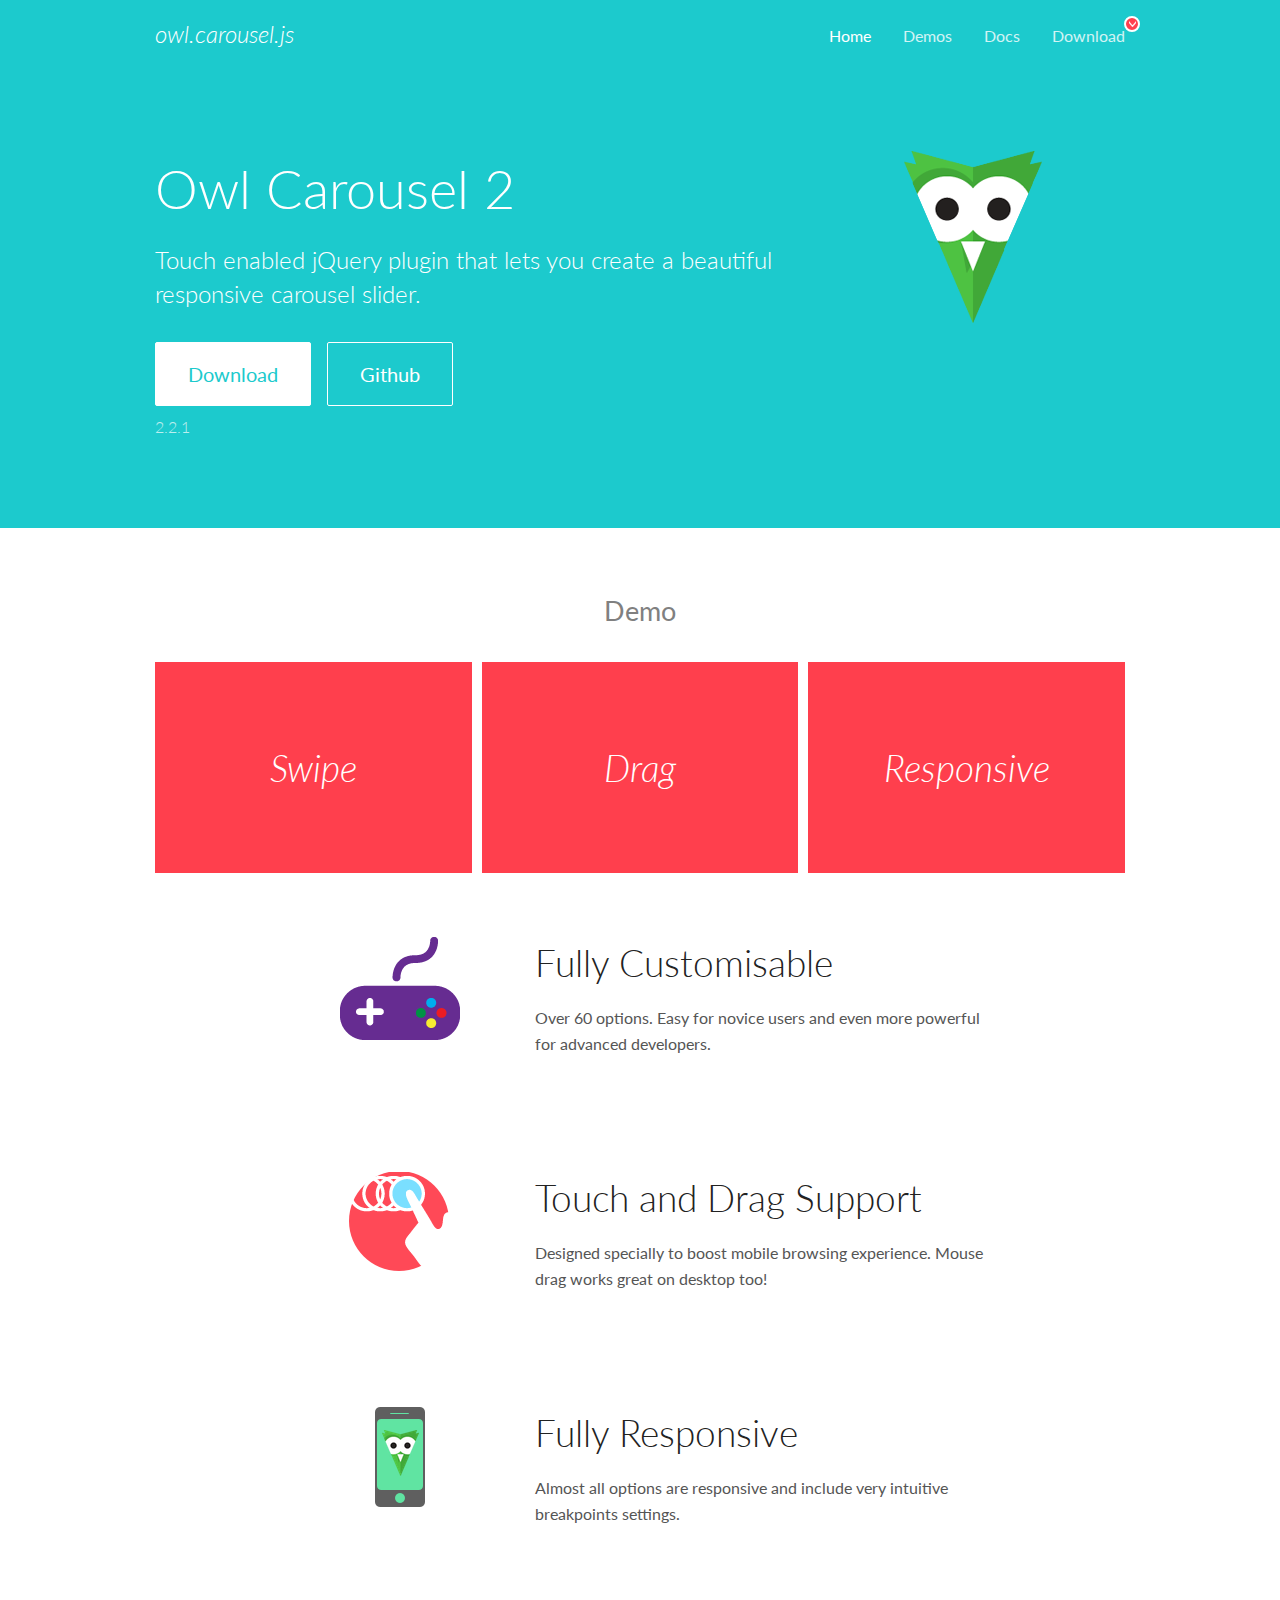
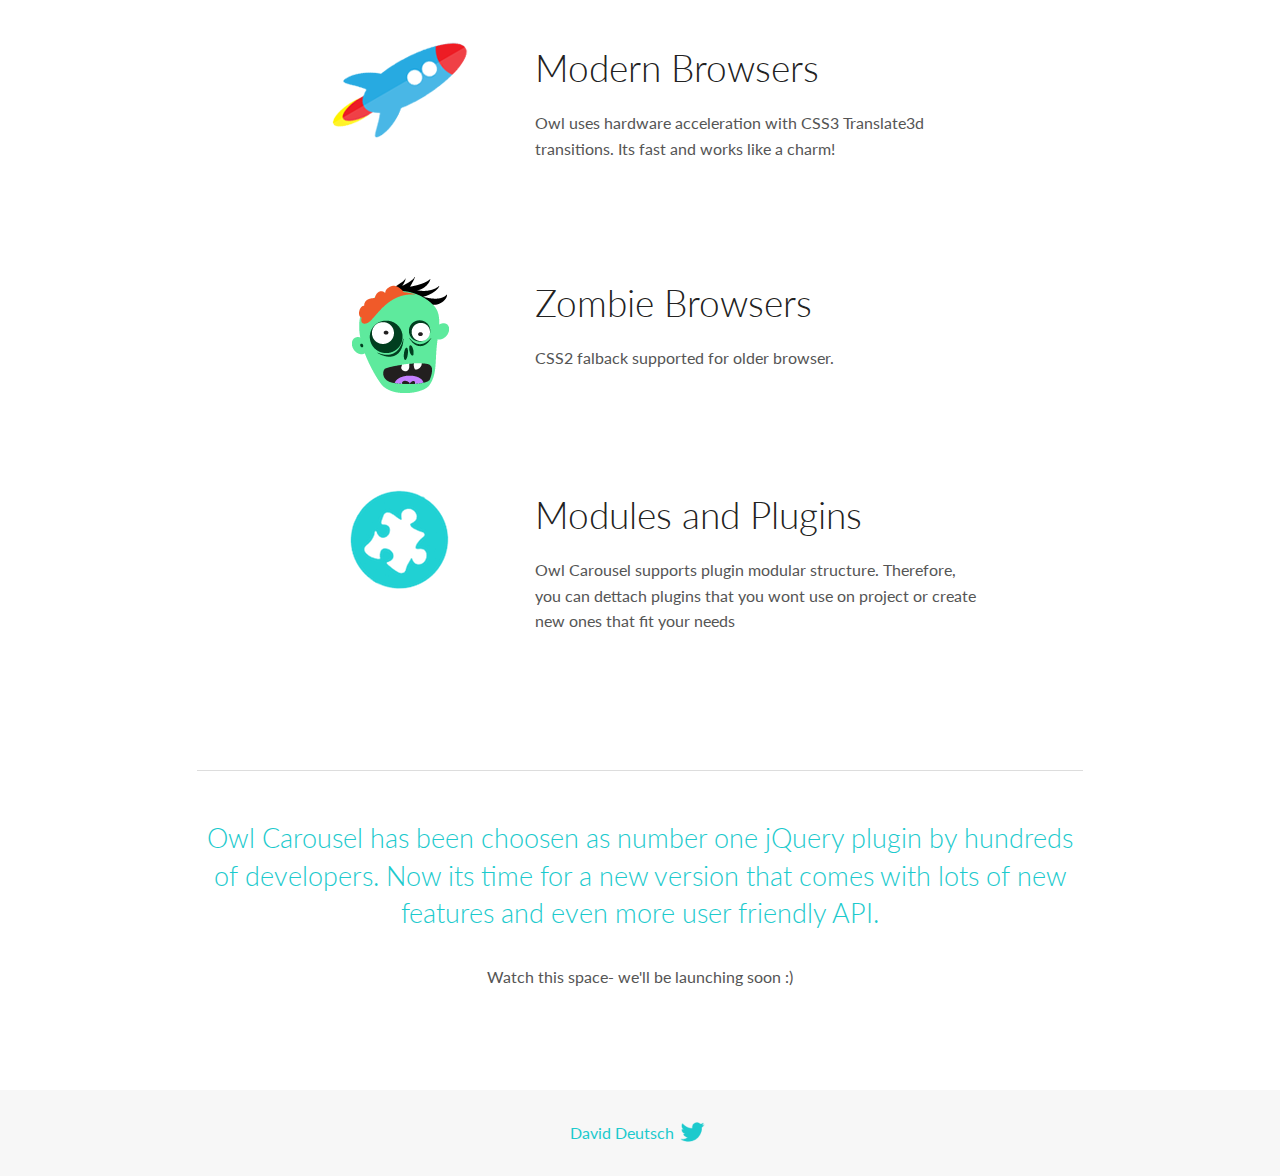
<file: assets/js/owl/docs/index.html>
<!DOCTYPE html>
<html lang="en">
  <head>

    <!-- head -->
    <meta charset="utf-8">
    <meta name="msapplication-tap-highlight" content="no" />
    <meta name="viewport" content="width=device-width, initial-scale=1.0" />
    <meta name="description" content="Touch enabled jQuery plugin that lets you create beautiful responsive carousel slider.">
    <meta name="author" content="David Deutsch">
    <title>
      Home | Owl Carousel | 2.2.1
    </title>

    <!-- Stylesheets -->
    <link href='https://fonts.googleapis.com/css?family=Lato:300,400,700,400italic,300italic' rel='stylesheet' type='text/css'>
    <link rel="stylesheet" href="assets/css/docs.theme.min.css">

    <!-- Owl Stylesheets -->
    <link rel="stylesheet" href="assets/owlcarousel/assets/owl.carousel.min.css">
    <link rel="stylesheet" href="assets/owlcarousel/assets/owl.theme.default.min.css">

    <!-- HTML5 shim and Respond.js IE8 support of HTML5 elements and media queries -->

    <!--[if lt IE 9]>
      <script src="https://oss.maxcdn.com/libs/html5shiv/3.7.0/html5shiv.js"></script>
      <script src="https://oss.maxcdn.com/libs/respond.js/1.3.0/respond.min.js"></script>
    <![endif]-->

    <!-- Favicons -->
    <link rel="apple-touch-icon-precomposed" sizes="144x144" href="assets/ico/apple-touch-icon-144-precomposed.png">
    <link rel="shortcut icon" href="assets/ico/favicon.png">
    <link rel="shortcut icon" href="favicon.ico">

    <!-- Yeah i know js should not be in header. Its required for demos.-->

    <!-- javascript -->
    <script src="assets/vendors/jquery.min.js"></script>
    <script src="assets/owlcarousel/owl.carousel.js"></script>
  </head>
  <body>

    <!-- header -->
    <header class="header">
      <div class="row">
        <div class="large-12 columns">
          <div class="brand left">
            <h3>
              <a href="/OwlCarousel2/">owl.carousel.js</a> 
            </h3>
          </div>
          <a id="toggle-nav" class="right">
            <span></span> <span></span> <span></span> 
          </a> 
          <div class="nav-bar">
            <ul class="clearfix">
              <li class="active">
                <a href="/OwlCarousel2/index.html">Home</a> 
              </li>
              <li> <a href="/OwlCarousel2/demos/demos.html">Demos</a>  </li>
              <li> <a href="/OwlCarousel2/docs/started-welcome.html">Docs</a>  </li>
              <li>
                <a href="https://github.com/OwlCarousel2/OwlCarousel2/archive/2.2.1.zip">Download</a> 
                <span class="download"></span> 
              </li>
            </ul>
          </div>
        </div>
      </div>
    </header>

    <!-- home panel -->
    <section id="hero">
      <div class="row">
        <div class="large-8 medium-8 columns">
          <h1>Owl Carousel 2</h1>
          <h4>Touch enabled jQuery plugin that lets you create a beautiful responsive carousel slider.</h4>
          <a href="https://github.com/OwlCarousel2/OwlCarousel2/archive/2.2.1.zip" class="hero-button">Download</a> 
          <a href="https://github.com/OwlCarousel2/OwlCarousel2" class="hero-button outline">Github</a> 
          <p>2.2.1</p>
        </div>
        <div class="large-4 medium-4 columns">
          <img class="owl-logo" src="assets/img/owl-logo.png" alt="mr. Owl">
        </div>
      </div>
    </section>

    <!-- body -->
    <div class="home-demo">
      <div class="row">
        <div class="large-12 columns">
          <h3>Demo</h3>
          <div class="owl-carousel">
            <div class="item">
              <h2>Swipe</h2>
            </div>
            <div class="item">
              <h2>Drag</h2>
            </div>
            <div class="item">
              <h2>Responsive</h2>
            </div>
            <div class="item">
              <h2>CSS3</h2>
            </div>
            <div class="item">
              <h2>Fast</h2>
            </div>
            <div class="item">
              <h2>Easy</h2>
            </div>
            <div class="item">
              <h2>Free</h2>
            </div>
            <div class="item">
              <h2>Upgradable</h2>
            </div>
            <div class="item">
              <h2>Tons of options</h2>
            </div>
            <div class="item">
              <h2>Infinity</h2>
            </div>
            <div class="item">
              <h2>Auto Width</h2>
            </div>
          </div>
        </div>
      </div>
    </div>
    <script>
      var owl = $('.owl-carousel');
      owl.owlCarousel({
        margin: 10,
        loop: true,
        responsive: {
          0: {
            items: 1
          },
          600: {
            items: 2
          },
          1000: {
            items: 3
          }
        }
      })
    </script>

    <!-- features -->
    <div id="features">
      <div class="row">
        <div class="small-12 medium-9 small-centered columns">
          <section class="row feature">
            <div class="medium-4 small-12 columns">
              <img src="assets/img/feature-options.png" alt="">
            </div>
            <div class="medium-8 small-12 columns">
              <h2>Fully Customisable</h2>
              <p>Over 60 options. Easy for novice users and even more powerful for advanced developers.</p>
            </div>
          </section>
          <section class="row feature">
            <div class="medium-4 small-12 columns">
              <img src="assets/img/feature-drag.png" alt="">
            </div>
            <div class="medium-8 small-12 columns">
              <h2>Touch and Drag Support</h2>
              <p>Designed specially to boost mobile browsing experience. Mouse drag works great on desktop too!</p>
            </div>
          </section>
          <section class="row feature">
            <div class="medium-4 small-12 columns">
              <img src="assets/img/feature-responsive.png" alt="">
            </div>
            <div class="medium-8 small-12 columns">
              <h2>Fully Responsive</h2>
              <p>Almost all options are responsive and include very intuitive breakpoints settings.</p>
            </div>
          </section>
          <section class="row feature">
            <div class="medium-4 small-12 columns">
              <img src="assets/img/feature-modern.png" alt="">
            </div>
            <div class="medium-8 small-12 columns">
              <h2>Modern Browsers</h2>
              <p>Owl uses hardware acceleration with CSS3 Translate3d transitions. Its fast and works like a charm! </p>
            </div>
          </section>
          <section class="row feature">
            <div class="medium-4 small-12 columns">
              <img src="assets/img/feature-zombie.png" alt="">
            </div>
            <div class="medium-8 small-12 columns">
              <h2>Zombie Browsers</h2>
              <p>CSS2 falback supported for older browser.</p>
            </div>
          </section>
          <section class="row feature">
            <div class="medium-4 small-12 columns">
              <img src="assets/img/feature-module.png" alt="">
            </div>
            <div class="medium-8 small-12 columns">
              <h2>Modules and Plugins</h2>
              <p>Owl Carousel supports plugin modular structure. Therefore, you can dettach plugins that you wont use on project or create new ones that fit your needs</p>
            </div>
          </section>
        </div>
      </div>
    </div>

    <!-- footer -->
    <section id="teaser-text">
      <div class="row">
        <div class="small-12 medium-11 small-centered columns">
          <hr>
          <h3 id="owl-carousel-has-been-choosen-as-number-one-jquery-plugin-by-hundreds-of-developers-now-its-time-for-a-new-version-that-comes-with-lots-of-new-features-and-even-more-user-friendly-api-">Owl Carousel has been choosen as number one jQuery plugin by hundreds of developers. Now its time for a new version that comes with lots of new features and even more user friendly API.</h3>
          <p>Watch this space- we&#39;ll be launching soon :)</p>
        </div>
      </div>
    </section>

    <!-- footer -->
    <footer class="footer">
      <div class="row">
        <div class="large-12 columns">
          <h5>
            <a href="/OwlCarousel2/docs/support-contact.html">David Deutsch</a> 
            <a id="custom-tweet-button" href="https://twitter.com/share?url=https://github.com/OwlCarousel2/OwlCarousel2&text=Owl Carousel - This is so awesome! " target="_blank"></a> 
          </h5>
        </div>
      </div>
    </footer>

    <!-- vendors -->
    <script src="assets/vendors/highlight.js"></script>
    <script src="assets/js/app.js"></script>
  </body>
</html>
</file>
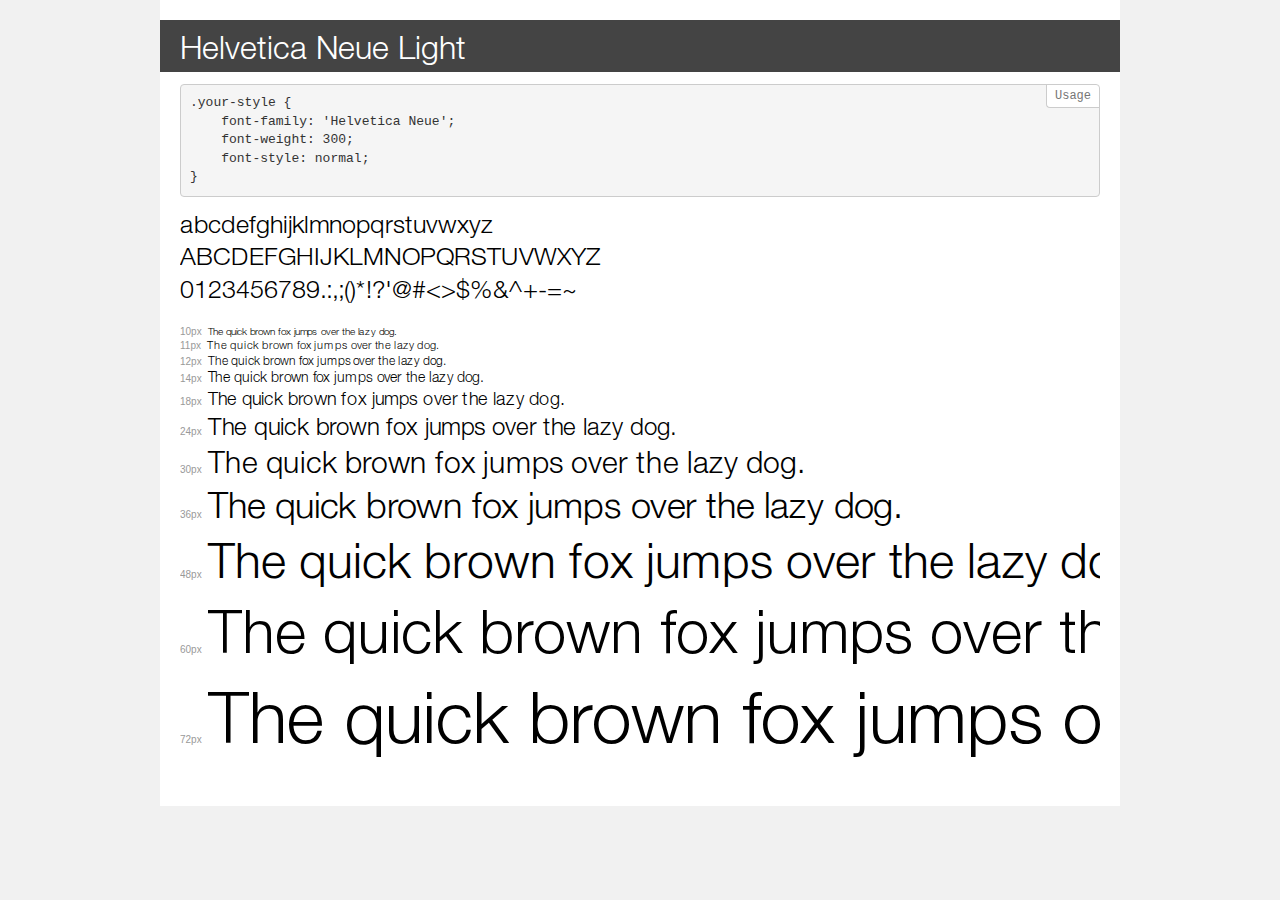
<file: assets/fonts/Helvetica/demo.html>
<!DOCTYPE html>
<html>
<head>
    <meta charset="utf-8">
    <meta http-equiv="X-UA-Compatible" content="IE=edge">
    <meta name="viewport" content="width=device-width, initial-scale=1">
    <meta name="robots" content="noindex, noarchive">
    <title>Transfonter demo</title>
    <link href="stylesheet.css" rel="stylesheet">
    <style>
        /*
        http://meyerweb.com/eric/tools/css/reset/
        v2.0 | 20110126
        License: none (public domain)
        */
        html, body, div, span, applet, object, iframe,
        h1, h2, h3, h4, h5, h6, p, blockquote, pre,
        a, abbr, acronym, address, big, cite, code,
        del, dfn, em, img, ins, kbd, q, s, samp,
        small, strike, strong, sub, sup, tt, var,
        b, u, i, center,
        dl, dt, dd, ol, ul, li,
        fieldset, form, label, legend,
        table, caption, tbody, tfoot, thead, tr, th, td,
        article, aside, canvas, details, embed,
        figure, figcaption, footer, header, hgroup,
        menu, nav, output, ruby, section, summary,
        time, mark, audio, video {
            margin: 0;
            padding: 0;
            border: 0;
            font-size: 100%;
            font: inherit;
            vertical-align: baseline;
        }
        /* HTML5 display-role reset for older browsers */
        article, aside, details, figcaption, figure,
        footer, header, hgroup, menu, nav, section {
            display: block;
        }
        body {
            line-height: 1;
        }
        ol, ul {
            list-style: none;
        }
        blockquote, q {
            quotes: none;
        }
        blockquote:before, blockquote:after,
        q:before, q:after {
            content: '';
            content: none;
        }
        table {
            border-collapse: collapse;
            border-spacing: 0;
        }
        /* common styles */
        body {
            background: #f1f1f1;
            color: #000;
        }
        .page {
            background: #fff;
            width: 920px;
            margin: 0 auto;
            padding: 20px 20px 0 20px;
            overflow: hidden;
        }
        .font-container {
            overflow-x: auto;
            overflow-y: hidden;
            margin-bottom: 40px;
            line-height: 1.3;
            white-space: nowrap;
            padding-bottom: 5px;
        }
        h1 {
            position: relative;
            background: #444;
            font-size: 32px;
            color: #fff;
            padding: 10px 20px;
            margin: 0 -20px 12px -20px;
        }
        .letters {
            font-size: 25px;
            margin-bottom: 20px;
        }
        .s10:before {
            content: '10px';
        }
        .s11:before {
            content: '11px';
        }
        .s12:before {
            content: '12px';
        }
        .s14:before {
            content: '14px';
        }
        .s18:before {
            content: '18px';
        }
        .s24:before {
            content: '24px';
        }
        .s30:before {
            content: '30px';
        }
        .s36:before {
            content: '36px';
        }
        .s48:before {
            content: '48px';
        }
        .s60:before {
            content: '60px';
        }
        .s72:before {
            content: '72px';
        }
        .s10:before, .s11:before, .s12:before, .s14:before,
        .s18:before, .s24:before, .s30:before, .s36:before,
        .s48:before, .s60:before, .s72:before {
            font-family: Arial, sans-serif;
            font-size: 10px;
            font-weight: normal;
            font-style: normal;
            color: #999;
            padding-right: 6px;
        }
        pre {
            display: block;
            position: relative;
            padding: 9px;
            margin: 0 0 10px;
            font-family: Monaco, Menlo, Consolas, "Courier New", monospace !important;
            font-size: 13px;
            line-height: 1.428571429;
            color: #333;
            font-weight: normal !important;
            font-style: normal !important;
            background-color: #f5f5f5;
            border: 1px solid #ccc;
            overflow-x: auto;
            border-radius: 4px;
        }
        pre:after {
            display: block;
            position: absolute;
            right: 0;
            top: 0;
            content: 'Usage';
            line-height: 1;
            padding: 5px 8px;
            font-size: 12px;
            color: #767676;
            background-color: #fff;
            border: 1px solid #ccc;
            border-right: none;
            border-top: none;
            border-radius: 0 4px 0 4px;
            z-index: 10;
        }
        /* responsive */
        @media (max-width: 959px) {
            .page {
                width: auto;
                margin: 0;
            }
        }
    </style>
</head>
<body>
<div class="page">
    <div class="demo" style="font-family: 'Helvetica Neue'; font-weight: 300; font-style: normal;">
        <h1>Helvetica Neue Light</h1>
        <pre>.your-style {
    font-family: 'Helvetica Neue';
    font-weight: 300;
    font-style: normal;
}</pre>
        <div class="font-container">
            <p class="letters">
                abcdefghijklmnopqrstuvwxyz<br>
ABCDEFGHIJKLMNOPQRSTUVWXYZ<br>
                0123456789.:,;()*!?'@#<>$%&^+-=~
            </p>
            <p class="s10" style="font-size: 10px;">The quick brown fox jumps over the lazy dog.</p>
            <p class="s11" style="font-size: 11px;">The quick brown fox jumps over the lazy dog.</p>
            <p class="s12" style="font-size: 12px;">The quick brown fox jumps over the lazy dog.</p>
            <p class="s14" style="font-size: 14px;">The quick brown fox jumps over the lazy dog.</p>
            <p class="s18" style="font-size: 18px;">The quick brown fox jumps over the lazy dog.</p>
            <p class="s24" style="font-size: 24px;">The quick brown fox jumps over the lazy dog.</p>
            <p class="s30" style="font-size: 30px;">The quick brown fox jumps over the lazy dog.</p>
            <p class="s36" style="font-size: 36px;">The quick brown fox jumps over the lazy dog.</p>
            <p class="s48" style="font-size: 48px;">The quick brown fox jumps over the lazy dog.</p>
            <p class="s60" style="font-size: 60px;">The quick brown fox jumps over the lazy dog.</p>
            <p class="s72" style="font-size: 72px;">The quick brown fox jumps over the lazy dog.</p>
        </div>
    </div>
</div>
</body>
</html>
</file>
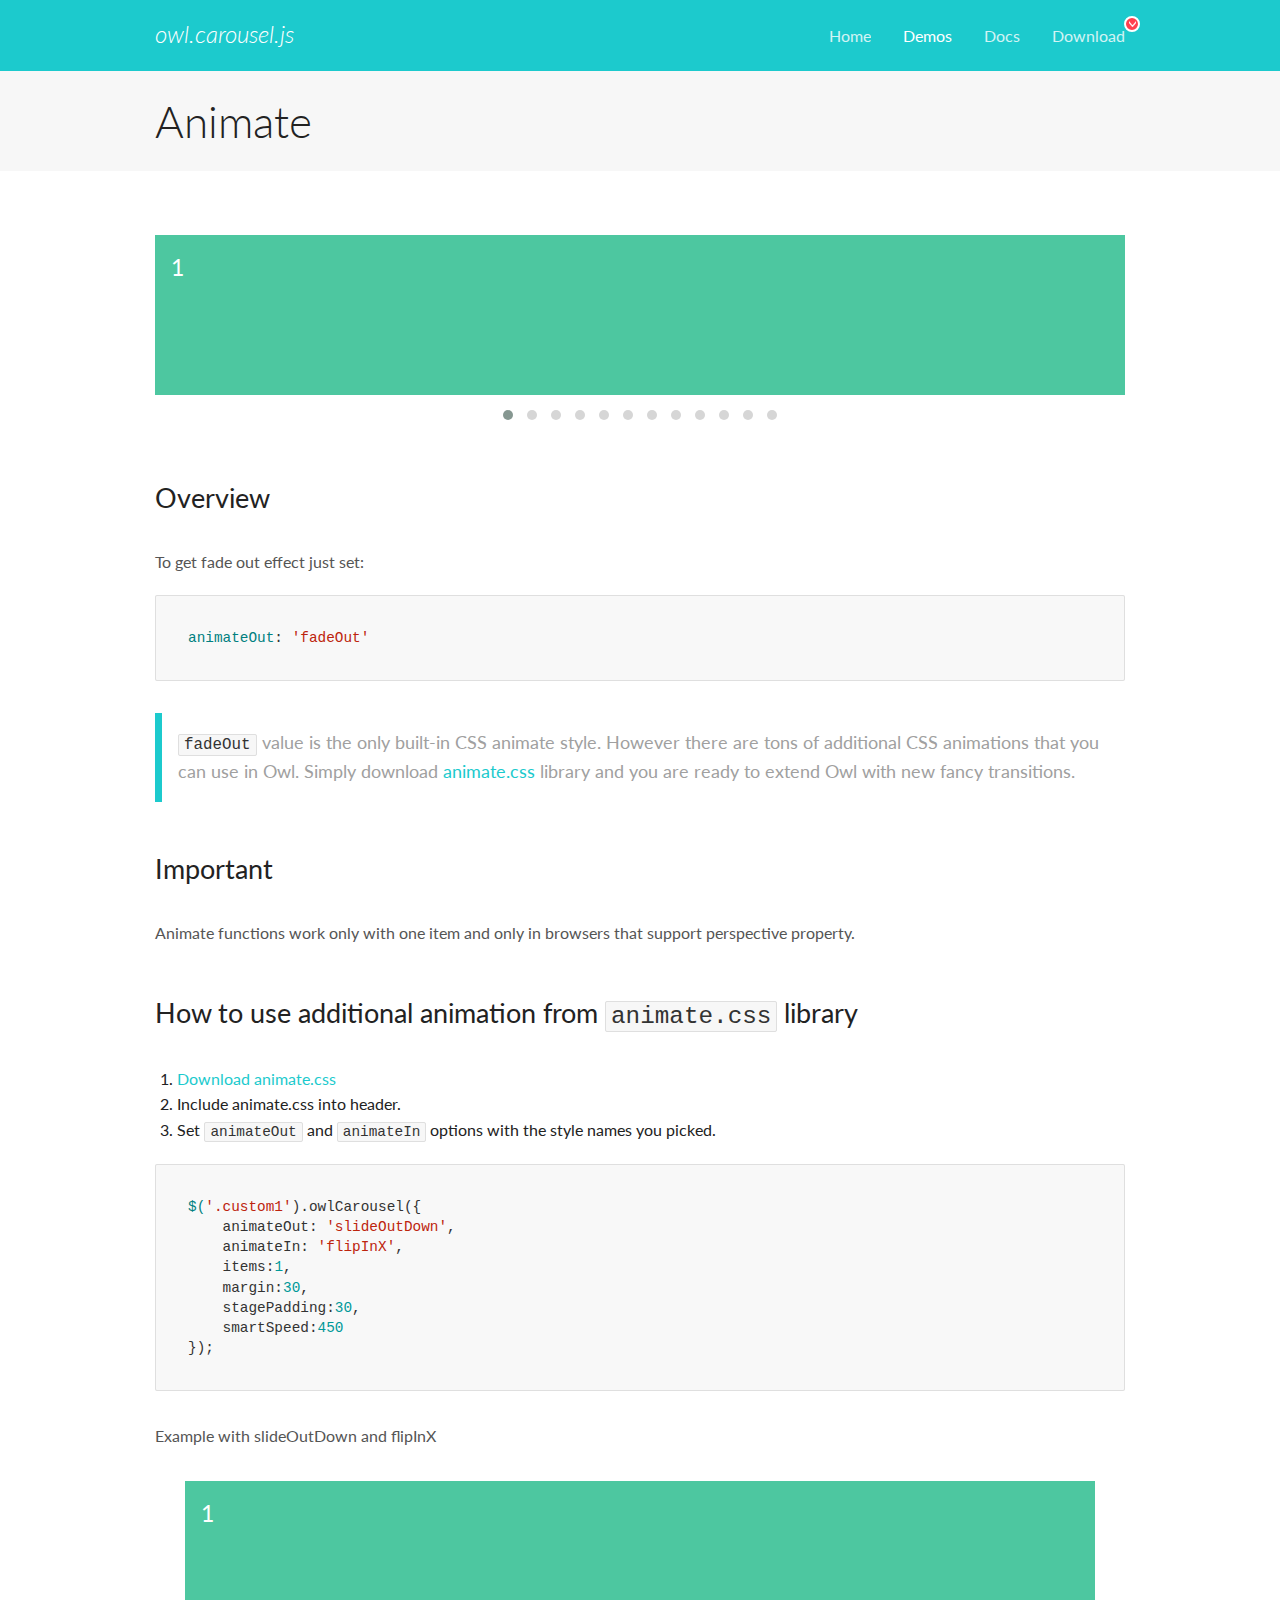
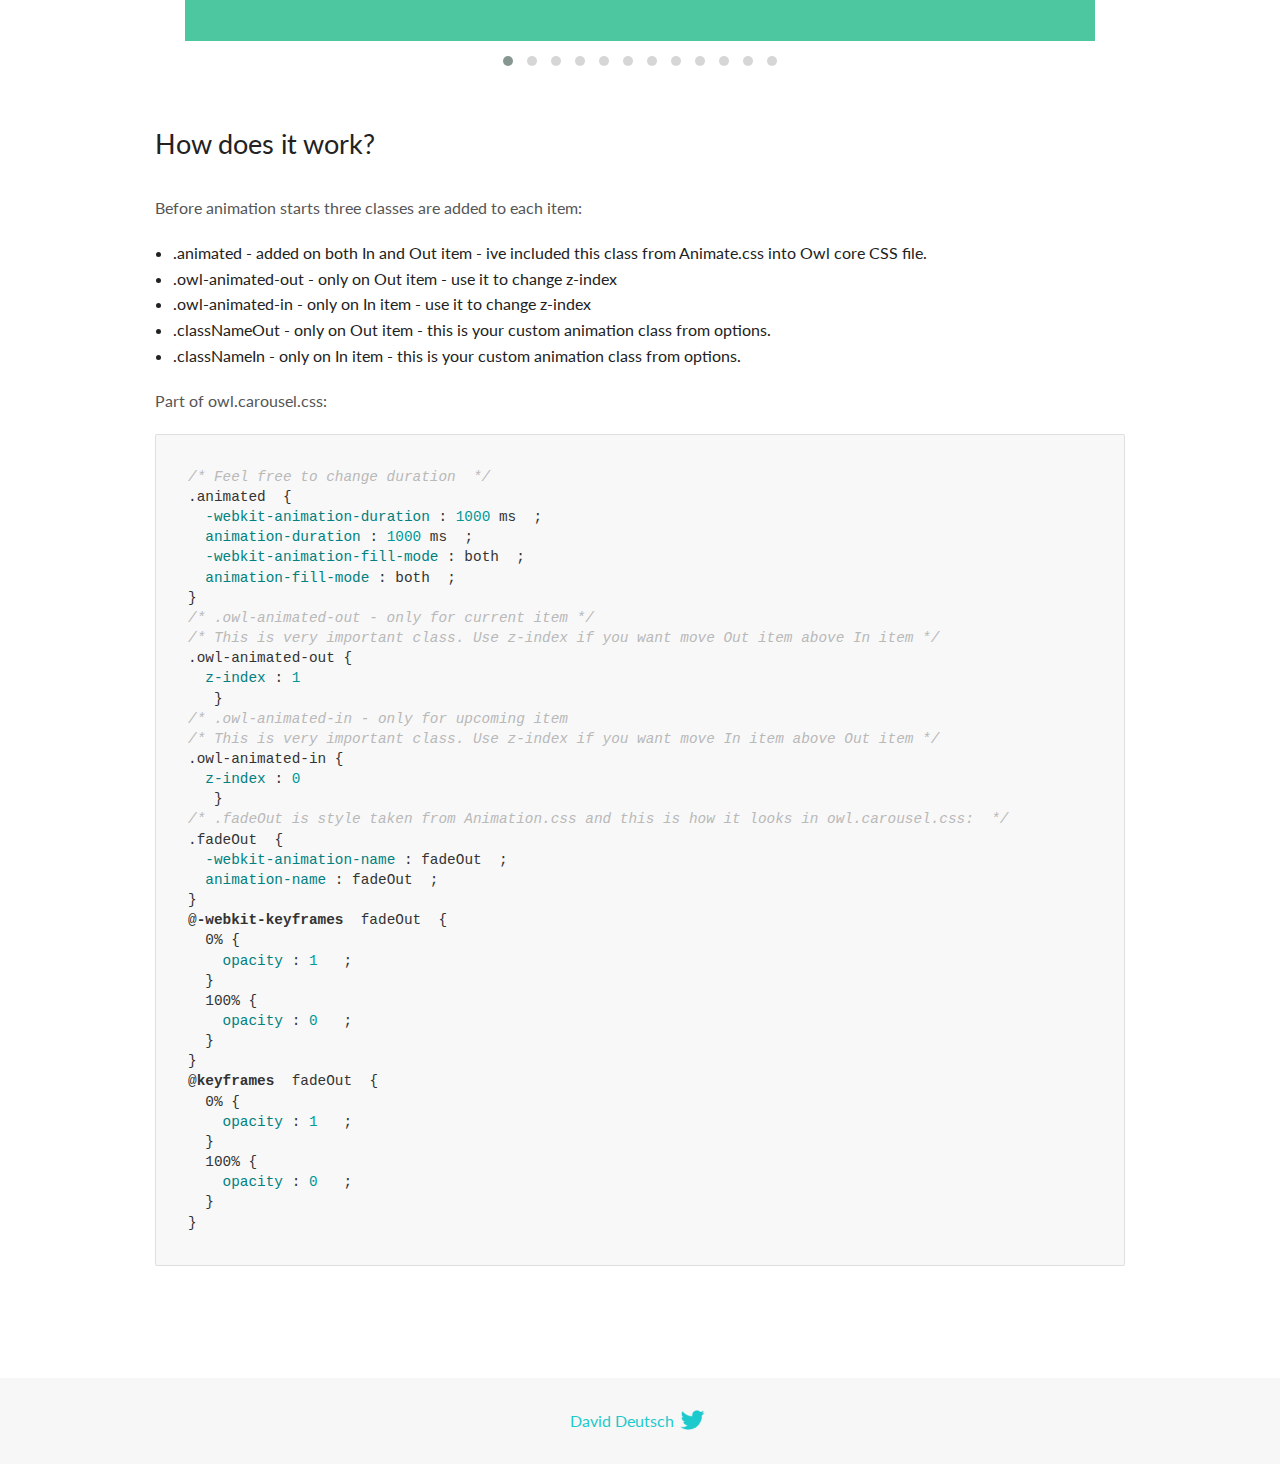
<file: assets/js/owl/docs/demos/animate.html>
<!DOCTYPE html>
<html lang="en">
  <head>

    <!-- head -->
    <meta charset="utf-8">
    <meta name="msapplication-tap-highlight" content="no" />
    <meta name="viewport" content="width=device-width, initial-scale=1.0" />
    <meta name="description" content="Animate carousel">
    <meta name="author" content="David Deutsch">
    <title>
      Animate Demo | Owl Carousel | 2.2.1
    </title>

    <!-- Stylesheets -->
    <link href='https://fonts.googleapis.com/css?family=Lato:300,400,700,400italic,300italic' rel='stylesheet' type='text/css'>
    <link rel="stylesheet" href="../assets/css/docs.theme.min.css">

    <!-- Owl Stylesheets -->
    <link rel="stylesheet" href="../assets/owlcarousel/assets/owl.carousel.min.css">
    <link rel="stylesheet" href="../assets/owlcarousel/assets/owl.theme.default.min.css">

    <!-- HTML5 shim and Respond.js IE8 support of HTML5 elements and media queries -->

    <!--[if lt IE 9]>
      <script src="https://oss.maxcdn.com/libs/html5shiv/3.7.0/html5shiv.js"></script>
      <script src="https://oss.maxcdn.com/libs/respond.js/1.3.0/respond.min.js"></script>
    <![endif]-->

    <!-- Favicons -->
    <link rel="apple-touch-icon-precomposed" sizes="144x144" href="../assets/ico/apple-touch-icon-144-precomposed.png">
    <link rel="shortcut icon" href="../assets/ico/favicon.png">
    <link rel="shortcut icon" href="favicon.ico">

    <!-- Yeah i know js should not be in header. Its required for demos.-->

    <!-- javascript -->
    <script src="../assets/vendors/jquery.min.js"></script>
    <script src="../assets/owlcarousel/owl.carousel.js"></script>
  </head>
  <body>

    <!-- header -->
    <header class="header">
      <div class="row">
        <div class="large-12 columns">
          <div class="brand left">
            <h3>
              <a href="/OwlCarousel2/">owl.carousel.js</a> 
            </h3>
          </div>
          <a id="toggle-nav" class="right">
            <span></span> <span></span> <span></span> 
          </a> 
          <div class="nav-bar">
            <ul class="clearfix">
              <li> <a href="/OwlCarousel2/index.html">Home</a>  </li>
              <li class="active">
                <a href="/OwlCarousel2/demos/demos.html">Demos</a> 
              </li>
              <li> <a href="/OwlCarousel2/docs/started-welcome.html">Docs</a>  </li>
              <li>
                <a href="https://github.com/OwlCarousel2/OwlCarousel2/archive/2.2.1.zip">Download</a> 
                <span class="download"></span> 
              </li>
            </ul>
          </div>
        </div>
      </div>
    </header>

    <!-- title -->
    <section class="title">
      <div class="row">
        <div class="large-12 columns">
          <h1>Animate</h1>
        </div>
      </div>
    </section>

    <!--  Demos -->
    <section id="demos">
      <div class="row">
        <div class="large-12 columns">
          <div class="fadeOut owl-carousel owl-theme">
            <div class="item">
              <h4>1</h4>
            </div>
            <div class="item">
              <h4>2</h4>
            </div>
            <div class="item">
              <h4>3</h4>
            </div>
            <div class="item">
              <h4>4</h4>
            </div>
            <div class="item">
              <h4>5</h4>
            </div>
            <div class="item">
              <h4>6</h4>
            </div>
            <div class="item">
              <h4>7</h4>
            </div>
            <div class="item">
              <h4>8</h4>
            </div>
            <div class="item">
              <h4>9</h4>
            </div>
            <div class="item">
              <h4>10</h4>
            </div>
            <div class="item">
              <h4>11</h4>
            </div>
            <div class="item">
              <h4>12</h4>
            </div>
          </div>
          <h3 id="overview">Overview</h3>
          <p>To get fade out effect just set:</p>
          <pre><code>animateOut: &#39;fadeOut&#39;</code></pre>
          <blockquote>
            <p><code>fadeOut</code> value is the only built-in CSS animate style. However there are tons of additional CSS animations that you can use in Owl. Simply download
              <a href="https://daneden.github.io/animate.css/">animate.css</a>  library and you are ready to extend Owl with new fancy transitions.</p>
          </blockquote>
          <h3 id="important">Important</h3>
          <p>Animate functions work only with one item and only in browsers that support perspective property.</p>
          <h3 id="how-to-use-additional-animation-from-animate-css-library">How to use additional animation from <code>animate.css</code> library</h3>
          <ol>
            <li> <a href="https://daneden.github.io/animate.css/">Download animate.css</a>  </li>
            <li>Include animate.css into header.</li>
            <li>Set <code>animateOut</code> and <code>animateIn</code> options with the style names you picked.</li>
          </ol>
          <pre><code>$(&#39;.custom1&#39;).owlCarousel({
    animateOut: &#39;slideOutDown&#39;,
    animateIn: &#39;flipInX&#39;,
    items:1,
    margin:30,
    stagePadding:30,
    smartSpeed:450
});</code></pre>
          <p>Example with slideOutDown and flipInX</p>
          <div class="custom1 owl-carousel owl-theme">
            <div class="item">
              <h4>1</h4>
            </div>
            <div class="item">
              <h4>2</h4>
            </div>
            <div class="item">
              <h4>3</h4>
            </div>
            <div class="item">
              <h4>4</h4>
            </div>
            <div class="item">
              <h4>5</h4>
            </div>
            <div class="item">
              <h4>6</h4>
            </div>
            <div class="item">
              <h4>7</h4>
            </div>
            <div class="item">
              <h4>8</h4>
            </div>
            <div class="item">
              <h4>9</h4>
            </div>
            <div class="item">
              <h4>10</h4>
            </div>
            <div class="item">
              <h4>11</h4>
            </div>
            <div class="item">
              <h4>12</h4>
            </div>
          </div>
          <h3 id="how-does-it-work-">How does it work?</h3>
          <p>Before animation starts three classes are added to each item:</p>
          <ul>
            <li>.animated - added on both In and Out item - ive included this class from Animate.css into Owl core CSS file.</li>
            <li>.owl-animated-out - only on Out item - use it to change z-index</li>
            <li>.owl-animated-in - only on In item - use it to change z-index</li>
            <li>.classNameOut - only on Out item - this is your custom animation class from options.</li>
            <li>.classNameIn - only on In item - this is your custom animation class from options.</li>
          </ul>
          <p>Part of owl.carousel.css:</p>
          <pre><code class="language-css"><span class="comment">/* Feel free to change duration  */</span> 
<span class="class">.animated</span>  <span class="rules">{
  <span class="rule"><span class="attribute">-webkit-animation-duration</span> :<span class="value"> <span class="number">1000</span> ms</span> </span> ;
  <span class="rule"><span class="attribute">animation-duration</span> :<span class="value"> <span class="number">1000</span> ms</span> </span> ;
  <span class="rule"><span class="attribute">-webkit-animation-fill-mode</span> :<span class="value"> both</span> </span> ;
  <span class="rule"><span class="attribute">animation-fill-mode</span> :<span class="value"> both</span> </span> ;
<span class="rule">}</span> </span> 
<span class="comment">/* .owl-animated-out - only for current item */</span> 
<span class="comment">/* This is very important class. Use z-index if you want move Out item above In item */</span> 
<span class="class">.owl-animated-out</span> <span class="rules">{
  <span class="rule"><span class="attribute">z-index</span> :<span class="value"> <span class="number">1</span> 
</span> </span> </span> }
<span class="comment">/* .owl-animated-in - only for upcoming item
/* This is very important class. Use z-index if you want move In item above Out item */</span> 
<span class="class">.owl-animated-in</span> <span class="rules">{
  <span class="rule"><span class="attribute">z-index</span> :<span class="value"> <span class="number">0</span> 
</span> </span> </span> }
<span class="comment">/* .fadeOut is style taken from Animation.css and this is how it looks in owl.carousel.css:  */</span> 
<span class="class">.fadeOut</span>  <span class="rules">{
  <span class="rule"><span class="attribute">-webkit-animation-name</span> :<span class="value"> fadeOut</span> </span> ;
  <span class="rule"><span class="attribute">animation-name</span> :<span class="value"> fadeOut</span> </span> ;
<span class="rule">}</span> </span> 
<span class="at_rule">@<span class="keyword">-webkit-keyframes</span>  fadeOut </span> {
  0% <span class="rules">{
    <span class="rule"><span class="attribute">opacity</span> :<span class="value"> <span class="number">1</span> </span> </span> ;
  <span class="rule">}</span> </span> 
  100% <span class="rules">{
    <span class="rule"><span class="attribute">opacity</span> :<span class="value"> <span class="number">0</span> </span> </span> ;
  <span class="rule">}</span> </span> 
}
<span class="at_rule">@<span class="keyword">keyframes</span>  fadeOut </span> {
  0% <span class="rules">{
    <span class="rule"><span class="attribute">opacity</span> :<span class="value"> <span class="number">1</span> </span> </span> ;
  <span class="rule">}</span> </span> 
  100% <span class="rules">{
    <span class="rule"><span class="attribute">opacity</span> :<span class="value"> <span class="number">0</span> </span> </span> ;
  <span class="rule">}</span> </span> 
}</code></pre>
          <link rel="stylesheet" href="../assets/css/animate.css">
          <script>
            jQuery(document).ready(function($) {
              $('.fadeOut').owlCarousel({
                items: 1,
                animateOut: 'fadeOut',
                loop: true,
                margin: 10,
              });
              $('.custom1').owlCarousel({
                animateOut: 'slideOutDown',
                animateIn: 'flipInX',
                items: 1,
                margin: 30,
                stagePadding: 30,
                smartSpeed: 450
              });
            });
          </script>
        </div>
      </div>
    </section>

    <!-- footer -->
    <footer class="footer">
      <div class="row">
        <div class="large-12 columns">
          <h5>
            <a href="/OwlCarousel2/docs/support-contact.html">David Deutsch</a> 
            <a id="custom-tweet-button" href="https://twitter.com/share?url=https://github.com/OwlCarousel2/OwlCarousel2&text=Owl Carousel - This is so awesome! " target="_blank"></a> 
          </h5>
        </div>
      </div>
    </footer>

    <!-- vendors -->
    <script src="../assets/vendors/highlight.js"></script>
    <script src="../assets/js/app.js"></script>
  </body>
</html>
</file>
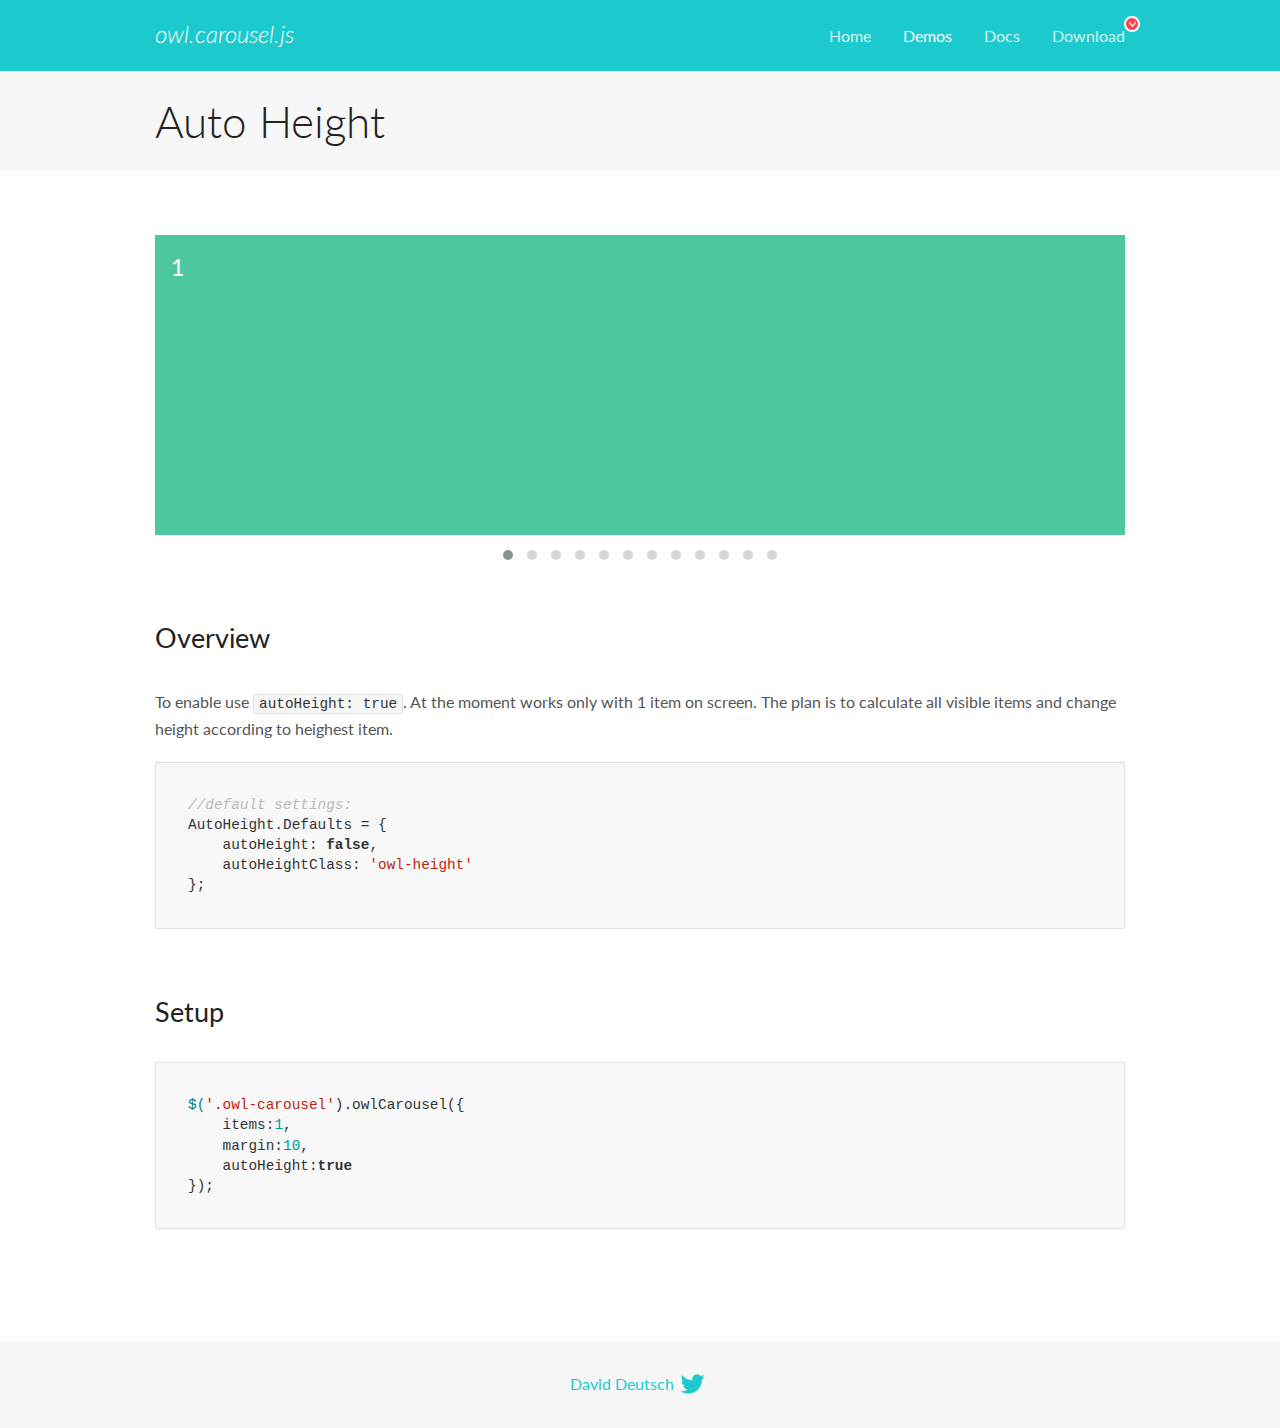
<file: assets/js/owl/docs/demos/autoheight.html>
<!DOCTYPE html>
<html lang="en">
  <head>

    <!-- head -->
    <meta charset="utf-8">
    <meta name="msapplication-tap-highlight" content="no" />
    <meta name="viewport" content="width=device-width, initial-scale=1.0" />
    <meta name="description" content="autoHeight usage demo">
    <meta name="author" content="David Deutsch">
    <title>
      Auto Height Demo | Owl Carousel | 2.2.1
    </title>

    <!-- Stylesheets -->
    <link href='https://fonts.googleapis.com/css?family=Lato:300,400,700,400italic,300italic' rel='stylesheet' type='text/css'>
    <link rel="stylesheet" href="../assets/css/docs.theme.min.css">

    <!-- Owl Stylesheets -->
    <link rel="stylesheet" href="../assets/owlcarousel/assets/owl.carousel.min.css">
    <link rel="stylesheet" href="../assets/owlcarousel/assets/owl.theme.default.min.css">

    <!-- HTML5 shim and Respond.js IE8 support of HTML5 elements and media queries -->

    <!--[if lt IE 9]>
      <script src="https://oss.maxcdn.com/libs/html5shiv/3.7.0/html5shiv.js"></script>
      <script src="https://oss.maxcdn.com/libs/respond.js/1.3.0/respond.min.js"></script>
    <![endif]-->

    <!-- Favicons -->
    <link rel="apple-touch-icon-precomposed" sizes="144x144" href="../assets/ico/apple-touch-icon-144-precomposed.png">
    <link rel="shortcut icon" href="../assets/ico/favicon.png">
    <link rel="shortcut icon" href="favicon.ico">

    <!-- Yeah i know js should not be in header. Its required for demos.-->

    <!-- javascript -->
    <script src="../assets/vendors/jquery.min.js"></script>
    <script src="../assets/owlcarousel/owl.carousel.js"></script>
  </head>
  <body>

    <!-- header -->
    <header class="header">
      <div class="row">
        <div class="large-12 columns">
          <div class="brand left">
            <h3>
              <a href="/OwlCarousel2/">owl.carousel.js</a> 
            </h3>
          </div>
          <a id="toggle-nav" class="right">
            <span></span> <span></span> <span></span> 
          </a> 
          <div class="nav-bar">
            <ul class="clearfix">
              <li> <a href="/OwlCarousel2/index.html">Home</a>  </li>
              <li class="active">
                <a href="/OwlCarousel2/demos/demos.html">Demos</a> 
              </li>
              <li> <a href="/OwlCarousel2/docs/started-welcome.html">Docs</a>  </li>
              <li>
                <a href="https://github.com/OwlCarousel2/OwlCarousel2/archive/2.2.1.zip">Download</a> 
                <span class="download"></span> 
              </li>
            </ul>
          </div>
        </div>
      </div>
    </header>

    <!-- title -->
    <section class="title">
      <div class="row">
        <div class="large-12 columns">
          <h1>Auto Height</h1>
        </div>
      </div>
    </section>

    <!--  Demos -->
    <section id="demos">
      <div class="row">
        <div class="large-12 columns">
          <div class="owl-carousel owl-theme">
            <div class="item" style="height:300px">
              <h4>1</h4>
            </div>
            <div class="item" style="height:100px">
              <h4>2</h4>
            </div>
            <div class="item" style="height:500px">
              <h4>3</h4>
            </div>
            <div class="item" style="height:250px">
              <h4>4</h4>
            </div>
            <div class="item" style="height:400px">
              <h4>5</h4>
            </div>
            <div class="item" style="height:500px">
              <h4>6</h4>
            </div>
            <div class="item" style="height:600px">
              <h4>7</h4>
            </div>
            <div class="item" style="height:400px">
              <h4>8</h4>
            </div>
            <div class="item" style="height:300px">
              <h4>9</h4>
            </div>
            <div class="item" style="height:350px">
              <h4>10</h4>
            </div>
            <div class="item" style="height:200px">
              <h4>11</h4>
            </div>
            <div class="item" style="height:150px">
              <h4>12</h4>
            </div>
          </div>
          <h3 id="overview">Overview</h3>
          <p>To enable use <code>autoHeight: true</code>. At the moment works only with 1 item on screen. The plan is to calculate all visible items and change height according to heighest item.</p>
          <pre><code>//default settings:
AutoHeight.Defaults = {
    autoHeight: false,
    autoHeightClass: &#39;owl-height&#39;
};</code></pre>
          <h3 id="setup">Setup</h3>
          <pre><code>$(&#39;.owl-carousel&#39;).owlCarousel({
    items:1,
    margin:10,
    autoHeight:true
});</code></pre>
          <script>
            $(document).ready(function() {
              $('.owl-carousel').owlCarousel({
                items: 1,
                margin: 10,
                autoHeight: true
              });
            })
          </script>
        </div>
      </div>
    </section>

    <!-- footer -->
    <footer class="footer">
      <div class="row">
        <div class="large-12 columns">
          <h5>
            <a href="/OwlCarousel2/docs/support-contact.html">David Deutsch</a> 
            <a id="custom-tweet-button" href="https://twitter.com/share?url=https://github.com/OwlCarousel2/OwlCarousel2&text=Owl Carousel - This is so awesome! " target="_blank"></a> 
          </h5>
        </div>
      </div>
    </footer>

    <!-- vendors -->
    <script src="../assets/vendors/highlight.js"></script>
    <script src="../assets/js/app.js"></script>
  </body>
</html>
</file>
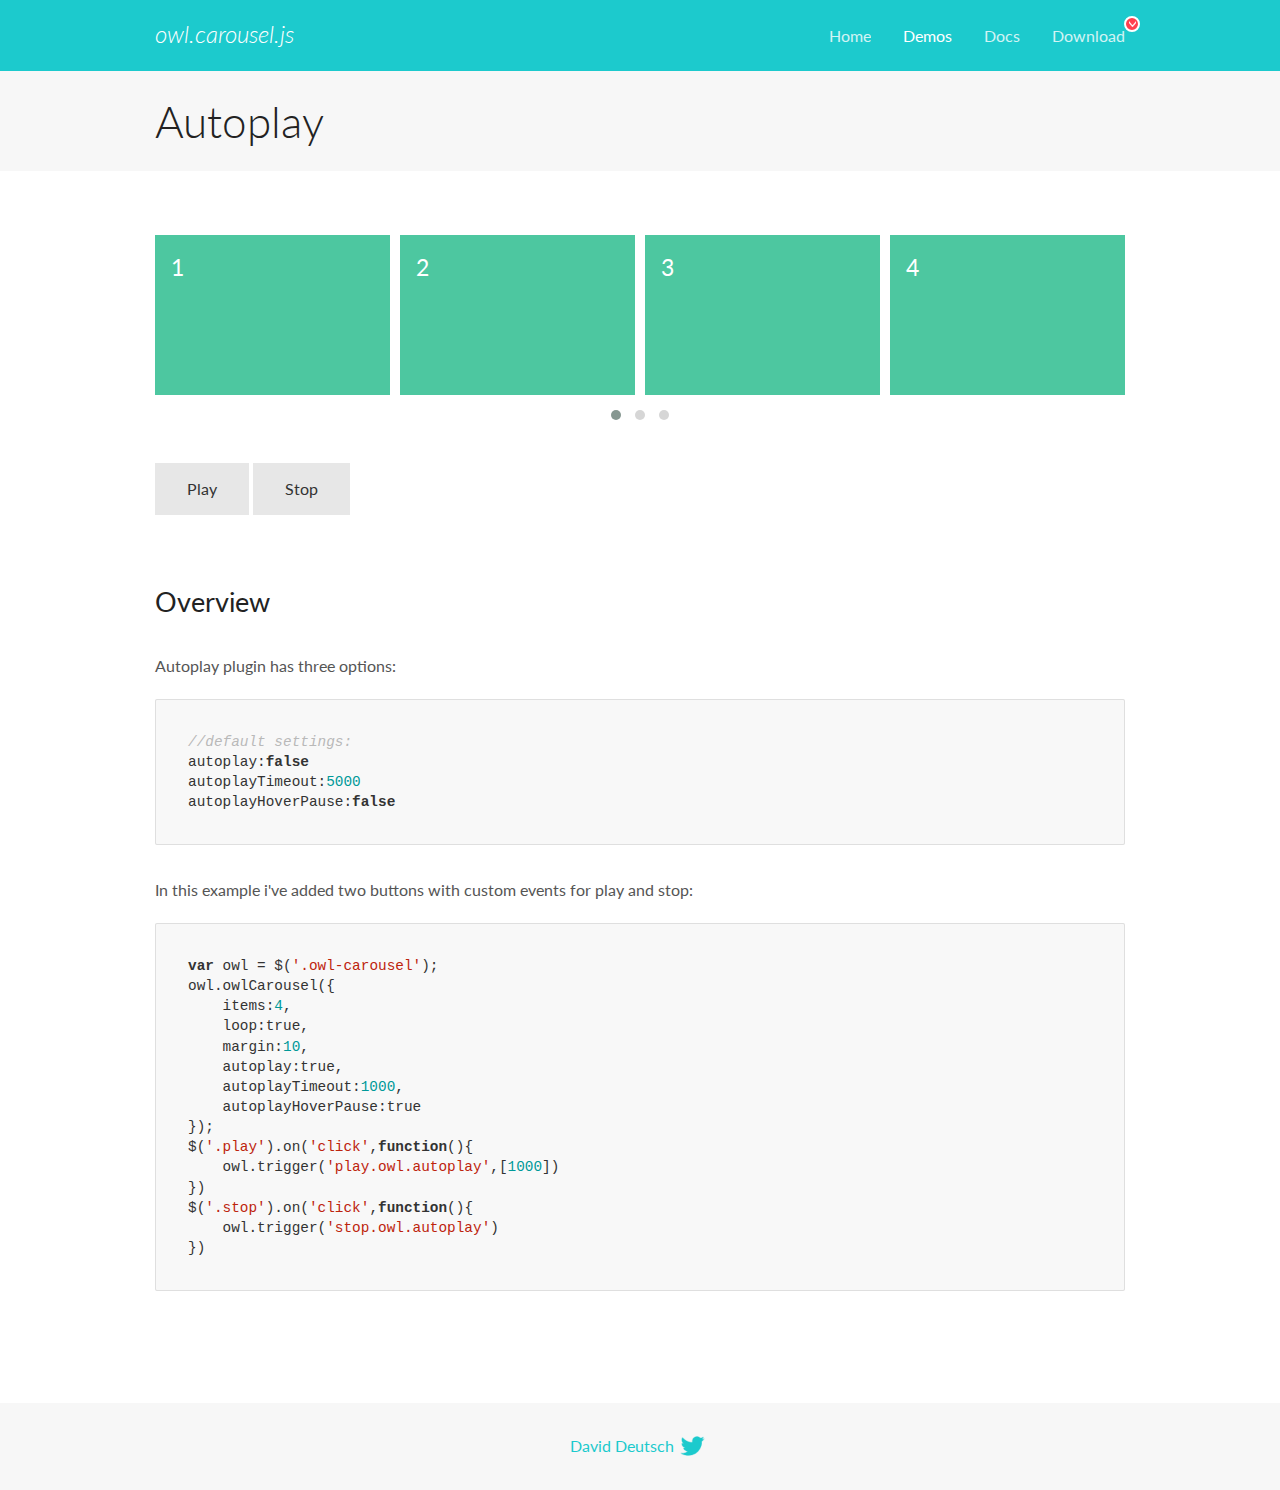
<file: assets/js/owl/docs/demos/autoplay.html>
<!DOCTYPE html>
<html lang="en">
  <head>

    <!-- head -->
    <meta charset="utf-8">
    <meta name="msapplication-tap-highlight" content="no" />
    <meta name="viewport" content="width=device-width, initial-scale=1.0" />
    <meta name="description" content="Autoplay usage demo">
    <meta name="author" content="David Deutsch">
    <title>
      Autoplay Demo | Owl Carousel | 2.2.1
    </title>

    <!-- Stylesheets -->
    <link href='https://fonts.googleapis.com/css?family=Lato:300,400,700,400italic,300italic' rel='stylesheet' type='text/css'>
    <link rel="stylesheet" href="../assets/css/docs.theme.min.css">

    <!-- Owl Stylesheets -->
    <link rel="stylesheet" href="../assets/owlcarousel/assets/owl.carousel.min.css">
    <link rel="stylesheet" href="../assets/owlcarousel/assets/owl.theme.default.min.css">

    <!-- HTML5 shim and Respond.js IE8 support of HTML5 elements and media queries -->

    <!--[if lt IE 9]>
      <script src="https://oss.maxcdn.com/libs/html5shiv/3.7.0/html5shiv.js"></script>
      <script src="https://oss.maxcdn.com/libs/respond.js/1.3.0/respond.min.js"></script>
    <![endif]-->

    <!-- Favicons -->
    <link rel="apple-touch-icon-precomposed" sizes="144x144" href="../assets/ico/apple-touch-icon-144-precomposed.png">
    <link rel="shortcut icon" href="../assets/ico/favicon.png">
    <link rel="shortcut icon" href="favicon.ico">

    <!-- Yeah i know js should not be in header. Its required for demos.-->

    <!-- javascript -->
    <script src="../assets/vendors/jquery.min.js"></script>
    <script src="../assets/owlcarousel/owl.carousel.js"></script>
  </head>
  <body>

    <!-- header -->
    <header class="header">
      <div class="row">
        <div class="large-12 columns">
          <div class="brand left">
            <h3>
              <a href="/OwlCarousel2/">owl.carousel.js</a> 
            </h3>
          </div>
          <a id="toggle-nav" class="right">
            <span></span> <span></span> <span></span> 
          </a> 
          <div class="nav-bar">
            <ul class="clearfix">
              <li> <a href="/OwlCarousel2/index.html">Home</a>  </li>
              <li class="active">
                <a href="/OwlCarousel2/demos/demos.html">Demos</a> 
              </li>
              <li> <a href="/OwlCarousel2/docs/started-welcome.html">Docs</a>  </li>
              <li>
                <a href="https://github.com/OwlCarousel2/OwlCarousel2/archive/2.2.1.zip">Download</a> 
                <span class="download"></span> 
              </li>
            </ul>
          </div>
        </div>
      </div>
    </header>

    <!-- title -->
    <section class="title">
      <div class="row">
        <div class="large-12 columns">
          <h1>Autoplay</h1>
        </div>
      </div>
    </section>

    <!--  Demos -->
    <section id="demos">
      <div class="row">
        <div class="large-12 columns">
          <div class="owl-carousel owl-theme">
            <div class="item">
              <h4>1</h4>
            </div>
            <div class="item">
              <h4>2</h4>
            </div>
            <div class="item">
              <h4>3</h4>
            </div>
            <div class="item">
              <h4>4</h4>
            </div>
            <div class="item">
              <h4>5</h4>
            </div>
            <div class="item">
              <h4>6</h4>
            </div>
            <div class="item">
              <h4>7</h4>
            </div>
            <div class="item">
              <h4>8</h4>
            </div>
            <div class="item">
              <h4>9</h4>
            </div>
            <div class="item">
              <h4>10</h4>
            </div>
            <div class="item">
              <h4>11</h4>
            </div>
            <div class="item">
              <h4>12</h4>
            </div>
          </div>
          <a class="button secondary play">Play</a> 
          <a class="button secondary stop">Stop</a> 
          <h3 id="overview">Overview</h3>
          <p>Autoplay plugin has three options:</p>
          <pre><code>//default settings:
autoplay:false
autoplayTimeout:5000
autoplayHoverPause:false</code></pre>
          <p>In this example i&#39;ve added two buttons with custom events for play and stop:</p>
          <pre><code>var owl = $(&#39;.owl-carousel&#39;);
owl.owlCarousel({
    items:4,
    loop:true,
    margin:10,
    autoplay:true,
    autoplayTimeout:1000,
    autoplayHoverPause:true
});
$(&#39;.play&#39;).on(&#39;click&#39;,function(){
    owl.trigger(&#39;play.owl.autoplay&#39;,[1000])
})
$(&#39;.stop&#39;).on(&#39;click&#39;,function(){
    owl.trigger(&#39;stop.owl.autoplay&#39;)
})</code></pre>
          <script>
            $(document).ready(function() {
              var owl = $('.owl-carousel');
              owl.owlCarousel({
                items: 4,
                loop: true,
                margin: 10,
                autoplay: true,
                autoplayTimeout: 1000,
                autoplayHoverPause: true
              });
              $('.play').on('click', function() {
                owl.trigger('play.owl.autoplay', [1000])
              })
              $('.stop').on('click', function() {
                owl.trigger('stop.owl.autoplay')
              })
            })
          </script>
        </div>
      </div>
    </section>

    <!-- footer -->
    <footer class="footer">
      <div class="row">
        <div class="large-12 columns">
          <h5>
            <a href="/OwlCarousel2/docs/support-contact.html">David Deutsch</a> 
            <a id="custom-tweet-button" href="https://twitter.com/share?url=https://github.com/OwlCarousel2/OwlCarousel2&text=Owl Carousel - This is so awesome! " target="_blank"></a> 
          </h5>
        </div>
      </div>
    </footer>

    <!-- vendors -->
    <script src="../assets/vendors/highlight.js"></script>
    <script src="../assets/js/app.js"></script>
  </body>
</html>
</file>
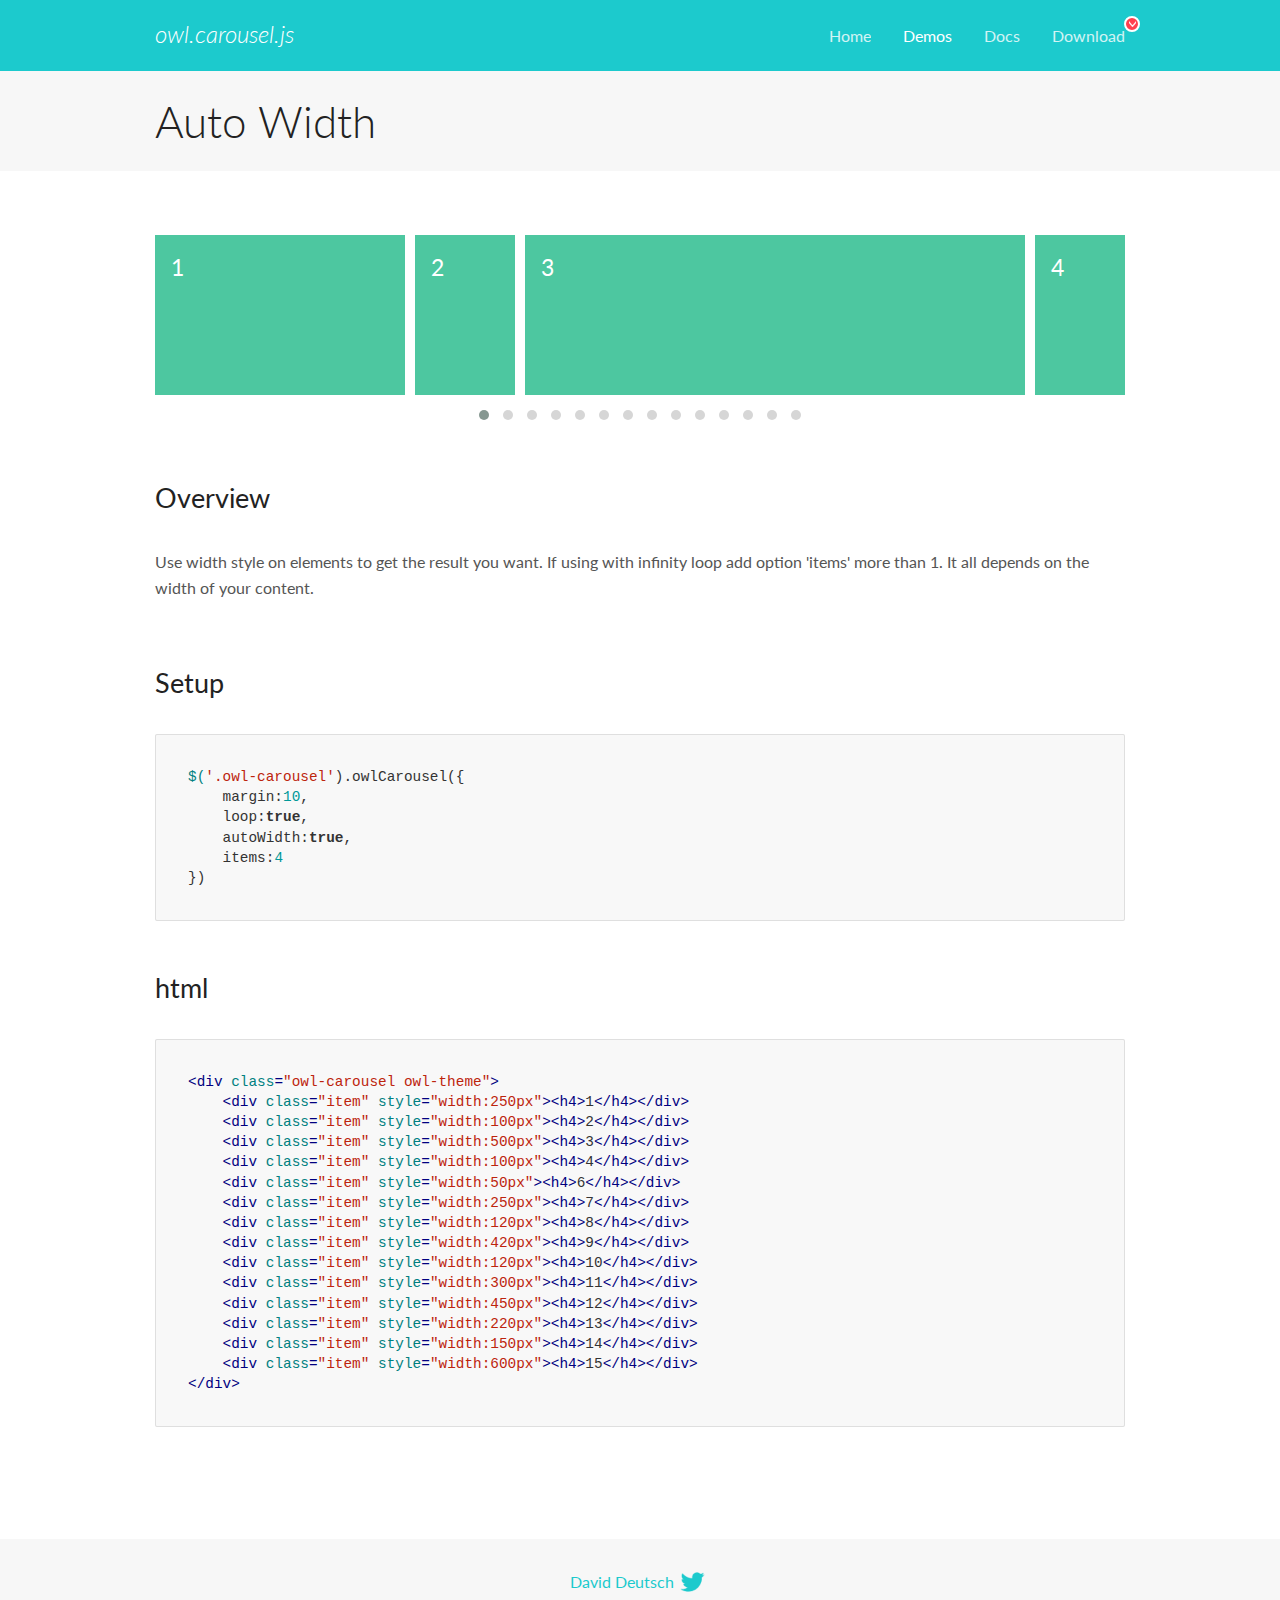
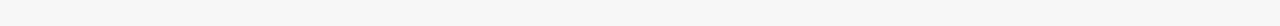
<file: assets/js/owl/docs/demos/autowidth.html>
<!DOCTYPE html>
<html lang="en">
  <head>

    <!-- head -->
    <meta charset="utf-8">
    <meta name="msapplication-tap-highlight" content="no" />
    <meta name="viewport" content="width=device-width, initial-scale=1.0" />
    <meta name="description" content="Auto Width">
    <meta name="author" content="David Deutsch">
    <title>
      Auto Width Demo | Owl Carousel | 2.2.1
    </title>

    <!-- Stylesheets -->
    <link href='https://fonts.googleapis.com/css?family=Lato:300,400,700,400italic,300italic' rel='stylesheet' type='text/css'>
    <link rel="stylesheet" href="../assets/css/docs.theme.min.css">

    <!-- Owl Stylesheets -->
    <link rel="stylesheet" href="../assets/owlcarousel/assets/owl.carousel.min.css">
    <link rel="stylesheet" href="../assets/owlcarousel/assets/owl.theme.default.min.css">

    <!-- HTML5 shim and Respond.js IE8 support of HTML5 elements and media queries -->

    <!--[if lt IE 9]>
      <script src="https://oss.maxcdn.com/libs/html5shiv/3.7.0/html5shiv.js"></script>
      <script src="https://oss.maxcdn.com/libs/respond.js/1.3.0/respond.min.js"></script>
    <![endif]-->

    <!-- Favicons -->
    <link rel="apple-touch-icon-precomposed" sizes="144x144" href="../assets/ico/apple-touch-icon-144-precomposed.png">
    <link rel="shortcut icon" href="../assets/ico/favicon.png">
    <link rel="shortcut icon" href="favicon.ico">

    <!-- Yeah i know js should not be in header. Its required for demos.-->

    <!-- javascript -->
    <script src="../assets/vendors/jquery.min.js"></script>
    <script src="../assets/owlcarousel/owl.carousel.js"></script>
  </head>
  <body>

    <!-- header -->
    <header class="header">
      <div class="row">
        <div class="large-12 columns">
          <div class="brand left">
            <h3>
              <a href="/OwlCarousel2/">owl.carousel.js</a> 
            </h3>
          </div>
          <a id="toggle-nav" class="right">
            <span></span> <span></span> <span></span> 
          </a> 
          <div class="nav-bar">
            <ul class="clearfix">
              <li> <a href="/OwlCarousel2/index.html">Home</a>  </li>
              <li class="active">
                <a href="/OwlCarousel2/demos/demos.html">Demos</a> 
              </li>
              <li> <a href="/OwlCarousel2/docs/started-welcome.html">Docs</a>  </li>
              <li>
                <a href="https://github.com/OwlCarousel2/OwlCarousel2/archive/2.2.1.zip">Download</a> 
                <span class="download"></span> 
              </li>
            </ul>
          </div>
        </div>
      </div>
    </header>

    <!-- title -->
    <section class="title">
      <div class="row">
        <div class="large-12 columns">
          <h1>Auto Width</h1>
        </div>
      </div>
    </section>

    <!--  Demos -->
    <section id="demos">
      <div class="row">
        <div class="large-12 columns">
          <div class="owl-carousel owl-theme">
            <div class="item" style="width:250px">
              <h4>1</h4>
            </div>
            <div class="item" style="width:100px">
              <h4>2</h4>
            </div>
            <div class="item" style="width:500px">
              <h4>3</h4>
            </div>
            <div class="item" style="width:100px">
              <h4>4</h4>
            </div>
            <div class="item" style="width:50px">
              <h4>6</h4>
            </div>
            <div class="item" style="width:250px">
              <h4>7</h4>
            </div>
            <div class="item" style="width:120px">
              <h4>8</h4>
            </div>
            <div class="item" style="width:420px">
              <h4>9</h4>
            </div>
            <div class="item" style="width:120px">
              <h4>10</h4>
            </div>
            <div class="item" style="width:300px">
              <h4>11</h4>
            </div>
            <div class="item" style="width:450px">
              <h4>12</h4>
            </div>
            <div class="item" style="width:220px">
              <h4>13</h4>
            </div>
            <div class="item" style="width:150px">
              <h4>14</h4>
            </div>
            <div class="item" style="width:600px">
              <h4>15</h4>
            </div>
          </div>
          <h3 id="overview">Overview</h3>
          <p>Use width style on elements to get the result you want. If using with infinity loop add option &#39;items&#39; more than 1. It all depends on the width of your content.</p>
          <h3 id="setup">Setup</h3>
          <pre><code>$(&#39;.owl-carousel&#39;).owlCarousel({
    margin:10,
    loop:true,
    autoWidth:true,
    items:4
})</code></pre>
          <h3 id="html">html</h3>
          <pre><code>&lt;div class=&quot;owl-carousel owl-theme&quot;&gt;
    &lt;div class=&quot;item&quot; style=&quot;width:250px&quot;&gt;&lt;h4&gt;1&lt;/h4&gt;&lt;/div&gt;
    &lt;div class=&quot;item&quot; style=&quot;width:100px&quot;&gt;&lt;h4&gt;2&lt;/h4&gt;&lt;/div&gt;
    &lt;div class=&quot;item&quot; style=&quot;width:500px&quot;&gt;&lt;h4&gt;3&lt;/h4&gt;&lt;/div&gt;
    &lt;div class=&quot;item&quot; style=&quot;width:100px&quot;&gt;&lt;h4&gt;4&lt;/h4&gt;&lt;/div&gt;
    &lt;div class=&quot;item&quot; style=&quot;width:50px&quot;&gt;&lt;h4&gt;6&lt;/h4&gt;&lt;/div&gt;
    &lt;div class=&quot;item&quot; style=&quot;width:250px&quot;&gt;&lt;h4&gt;7&lt;/h4&gt;&lt;/div&gt;
    &lt;div class=&quot;item&quot; style=&quot;width:120px&quot;&gt;&lt;h4&gt;8&lt;/h4&gt;&lt;/div&gt;
    &lt;div class=&quot;item&quot; style=&quot;width:420px&quot;&gt;&lt;h4&gt;9&lt;/h4&gt;&lt;/div&gt;
    &lt;div class=&quot;item&quot; style=&quot;width:120px&quot;&gt;&lt;h4&gt;10&lt;/h4&gt;&lt;/div&gt;
    &lt;div class=&quot;item&quot; style=&quot;width:300px&quot;&gt;&lt;h4&gt;11&lt;/h4&gt;&lt;/div&gt;
    &lt;div class=&quot;item&quot; style=&quot;width:450px&quot;&gt;&lt;h4&gt;12&lt;/h4&gt;&lt;/div&gt;
    &lt;div class=&quot;item&quot; style=&quot;width:220px&quot;&gt;&lt;h4&gt;13&lt;/h4&gt;&lt;/div&gt;
    &lt;div class=&quot;item&quot; style=&quot;width:150px&quot;&gt;&lt;h4&gt;14&lt;/h4&gt;&lt;/div&gt;
    &lt;div class=&quot;item&quot; style=&quot;width:600px&quot;&gt;&lt;h4&gt;15&lt;/h4&gt;&lt;/div&gt;
&lt;/div&gt;</code></pre>
          <script>
            $(document).ready(function() {
              $('.owl-carousel').owlCarousel({
                margin: 10,
                loop: true,
                autoWidth: true,
                items: 4
              })
            })
          </script>
        </div>
      </div>
    </section>

    <!-- footer -->
    <footer class="footer">
      <div class="row">
        <div class="large-12 columns">
          <h5>
            <a href="/OwlCarousel2/docs/support-contact.html">David Deutsch</a> 
            <a id="custom-tweet-button" href="https://twitter.com/share?url=https://github.com/OwlCarousel2/OwlCarousel2&text=Owl Carousel - This is so awesome! " target="_blank"></a> 
          </h5>
        </div>
      </div>
    </footer>

    <!-- vendors -->
    <script src="../assets/vendors/highlight.js"></script>
    <script src="../assets/js/app.js"></script>
  </body>
</html>
</file>
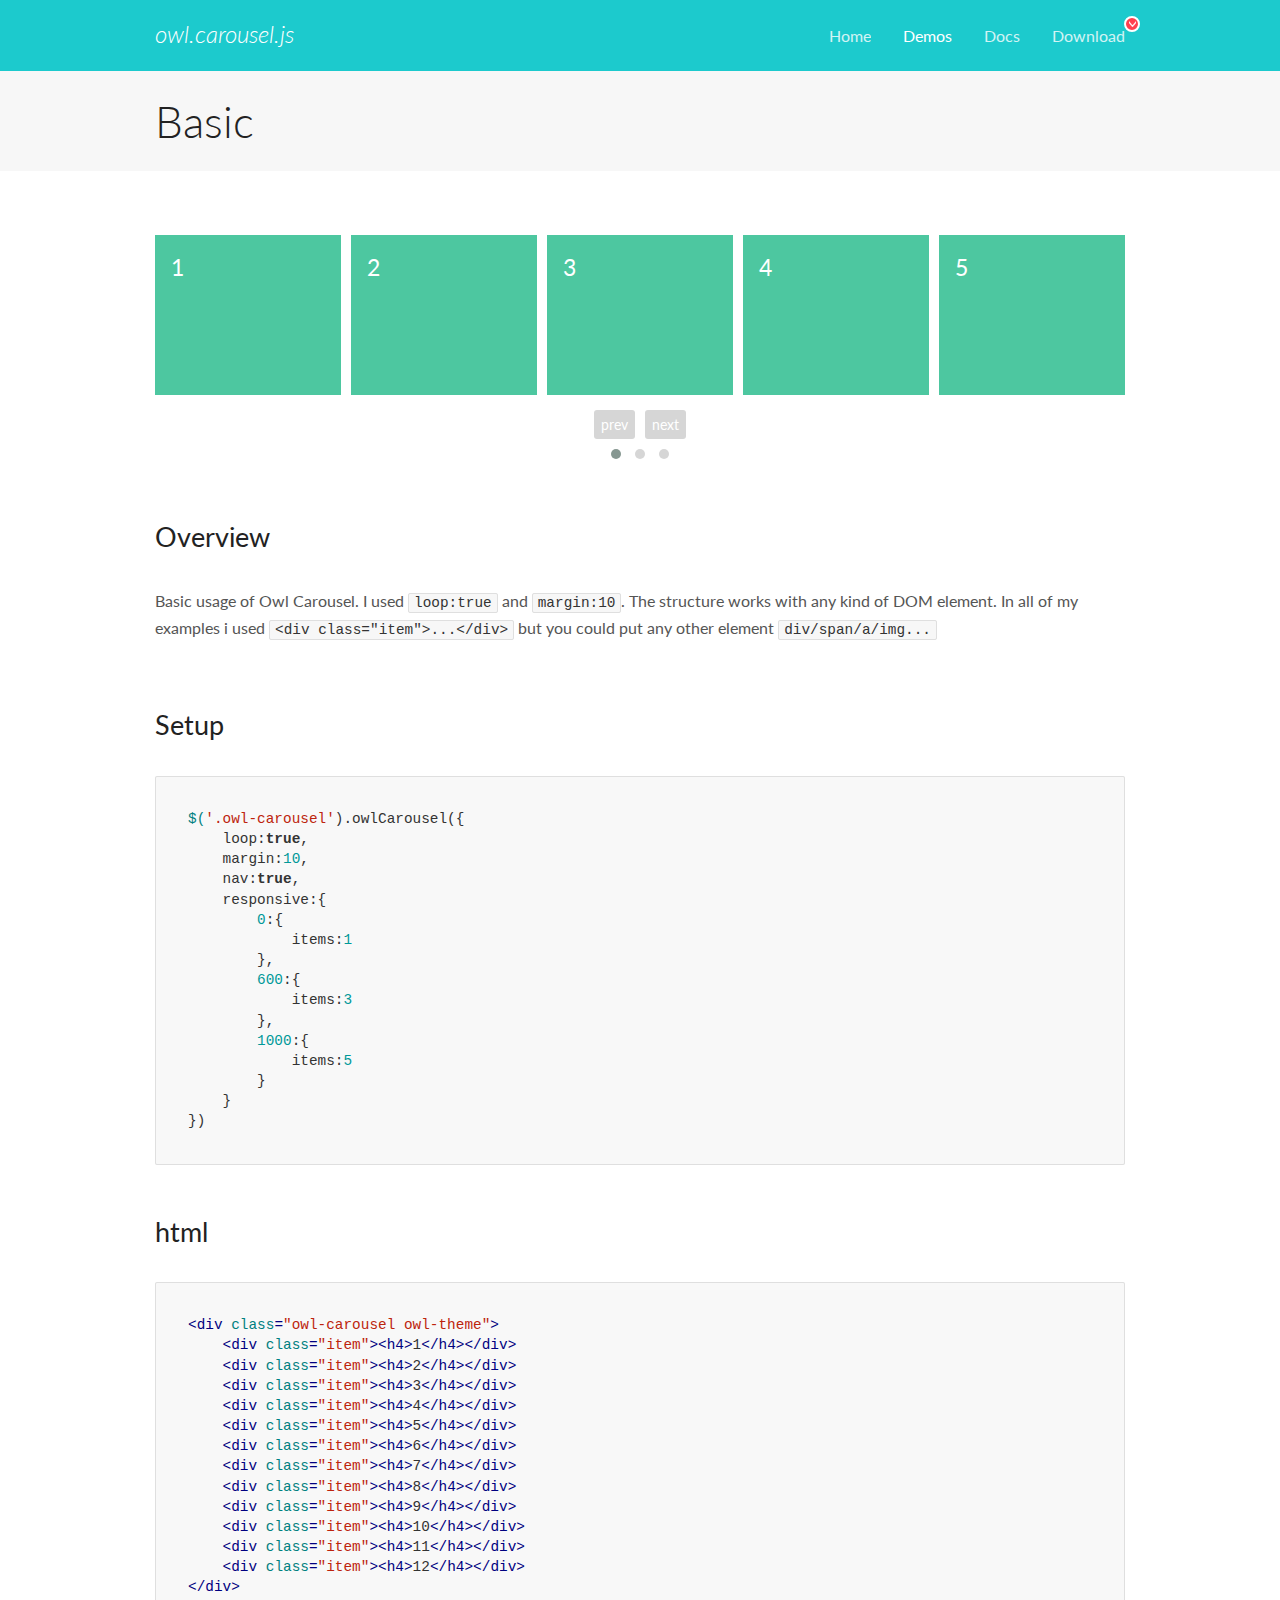
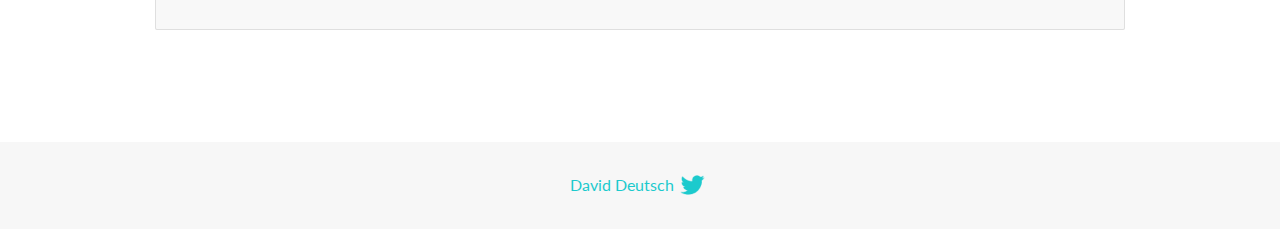
<file: assets/js/owl/docs/demos/basic.html>
<!DOCTYPE html>
<html lang="en">
  <head>

    <!-- head -->
    <meta charset="utf-8">
    <meta name="msapplication-tap-highlight" content="no" />
    <meta name="viewport" content="width=device-width, initial-scale=1.0" />
    <meta name="description" content="Basic usage demo">
    <meta name="author" content="David Deutsch">
    <title>
      Basic Demo | Owl Carousel | 2.2.1
    </title>

    <!-- Stylesheets -->
    <link href='https://fonts.googleapis.com/css?family=Lato:300,400,700,400italic,300italic' rel='stylesheet' type='text/css'>
    <link rel="stylesheet" href="../assets/css/docs.theme.min.css">

    <!-- Owl Stylesheets -->
    <link rel="stylesheet" href="../assets/owlcarousel/assets/owl.carousel.min.css">
    <link rel="stylesheet" href="../assets/owlcarousel/assets/owl.theme.default.min.css">

    <!-- HTML5 shim and Respond.js IE8 support of HTML5 elements and media queries -->

    <!--[if lt IE 9]>
      <script src="https://oss.maxcdn.com/libs/html5shiv/3.7.0/html5shiv.js"></script>
      <script src="https://oss.maxcdn.com/libs/respond.js/1.3.0/respond.min.js"></script>
    <![endif]-->

    <!-- Favicons -->
    <link rel="apple-touch-icon-precomposed" sizes="144x144" href="../assets/ico/apple-touch-icon-144-precomposed.png">
    <link rel="shortcut icon" href="../assets/ico/favicon.png">
    <link rel="shortcut icon" href="favicon.ico">

    <!-- Yeah i know js should not be in header. Its required for demos.-->

    <!-- javascript -->
    <script src="../assets/vendors/jquery.min.js"></script>
    <script src="../assets/owlcarousel/owl.carousel.js"></script>
  </head>
  <body>

    <!-- header -->
    <header class="header">
      <div class="row">
        <div class="large-12 columns">
          <div class="brand left">
            <h3>
              <a href="/OwlCarousel2/">owl.carousel.js</a> 
            </h3>
          </div>
          <a id="toggle-nav" class="right">
            <span></span> <span></span> <span></span> 
          </a> 
          <div class="nav-bar">
            <ul class="clearfix">
              <li> <a href="/OwlCarousel2/index.html">Home</a>  </li>
              <li class="active">
                <a href="/OwlCarousel2/demos/demos.html">Demos</a> 
              </li>
              <li> <a href="/OwlCarousel2/docs/started-welcome.html">Docs</a>  </li>
              <li>
                <a href="https://github.com/OwlCarousel2/OwlCarousel2/archive/2.2.1.zip">Download</a> 
                <span class="download"></span> 
              </li>
            </ul>
          </div>
        </div>
      </div>
    </header>

    <!-- title -->
    <section class="title">
      <div class="row">
        <div class="large-12 columns">
          <h1>Basic</h1>
        </div>
      </div>
    </section>

    <!--  Demos -->
    <section id="demos">
      <div class="row">
        <div class="large-12 columns">
          <div class="owl-carousel owl-theme">
            <div class="item">
              <h4>1</h4>
            </div>
            <div class="item">
              <h4>2</h4>
            </div>
            <div class="item">
              <h4>3</h4>
            </div>
            <div class="item">
              <h4>4</h4>
            </div>
            <div class="item">
              <h4>5</h4>
            </div>
            <div class="item">
              <h4>6</h4>
            </div>
            <div class="item">
              <h4>7</h4>
            </div>
            <div class="item">
              <h4>8</h4>
            </div>
            <div class="item">
              <h4>9</h4>
            </div>
            <div class="item">
              <h4>10</h4>
            </div>
            <div class="item">
              <h4>11</h4>
            </div>
            <div class="item">
              <h4>12</h4>
            </div>
          </div>
          <h3 id="overview">Overview</h3>
          <p>Basic usage of Owl Carousel. I used <code>loop:true</code> and <code>margin:10</code>. The structure works with any kind of DOM element. In all of my examples i used <code>&lt;div class=&quot;item&quot;&gt;...&lt;/div&gt;</code> but you could
            put any other element <code>div/span/a/img...</code></p>
          <h3 id="setup">Setup</h3>
          <pre><code>$(&#39;.owl-carousel&#39;).owlCarousel({
    loop:true,
    margin:10,
    nav:true,
    responsive:{
        0:{
            items:1
        },
        600:{
            items:3
        },
        1000:{
            items:5
        }
    }
})</code></pre>
          <h3 id="html">html</h3>
          <pre><code>&lt;div class=&quot;owl-carousel owl-theme&quot;&gt;
    &lt;div class=&quot;item&quot;&gt;&lt;h4&gt;1&lt;/h4&gt;&lt;/div&gt;
    &lt;div class=&quot;item&quot;&gt;&lt;h4&gt;2&lt;/h4&gt;&lt;/div&gt;
    &lt;div class=&quot;item&quot;&gt;&lt;h4&gt;3&lt;/h4&gt;&lt;/div&gt;
    &lt;div class=&quot;item&quot;&gt;&lt;h4&gt;4&lt;/h4&gt;&lt;/div&gt;
    &lt;div class=&quot;item&quot;&gt;&lt;h4&gt;5&lt;/h4&gt;&lt;/div&gt;
    &lt;div class=&quot;item&quot;&gt;&lt;h4&gt;6&lt;/h4&gt;&lt;/div&gt;
    &lt;div class=&quot;item&quot;&gt;&lt;h4&gt;7&lt;/h4&gt;&lt;/div&gt;
    &lt;div class=&quot;item&quot;&gt;&lt;h4&gt;8&lt;/h4&gt;&lt;/div&gt;
    &lt;div class=&quot;item&quot;&gt;&lt;h4&gt;9&lt;/h4&gt;&lt;/div&gt;
    &lt;div class=&quot;item&quot;&gt;&lt;h4&gt;10&lt;/h4&gt;&lt;/div&gt;
    &lt;div class=&quot;item&quot;&gt;&lt;h4&gt;11&lt;/h4&gt;&lt;/div&gt;
    &lt;div class=&quot;item&quot;&gt;&lt;h4&gt;12&lt;/h4&gt;&lt;/div&gt;
&lt;/div&gt;</code></pre>
          <script>
            $(document).ready(function() {
              var owl = $('.owl-carousel');
              owl.owlCarousel({
                margin: 10,
                nav: true,
                loop: true,
                responsive: {
                  0: {
                    items: 1
                  },
                  600: {
                    items: 3
                  },
                  1000: {
                    items: 5
                  }
                }
              })
            })
          </script>
        </div>
      </div>
    </section>

    <!-- footer -->
    <footer class="footer">
      <div class="row">
        <div class="large-12 columns">
          <h5>
            <a href="/OwlCarousel2/docs/support-contact.html">David Deutsch</a> 
            <a id="custom-tweet-button" href="https://twitter.com/share?url=https://github.com/OwlCarousel2/OwlCarousel2&text=Owl Carousel - This is so awesome! " target="_blank"></a> 
          </h5>
        </div>
      </div>
    </footer>

    <!-- vendors -->
    <script src="../assets/vendors/highlight.js"></script>
    <script src="../assets/js/app.js"></script>
  </body>
</html>
</file>
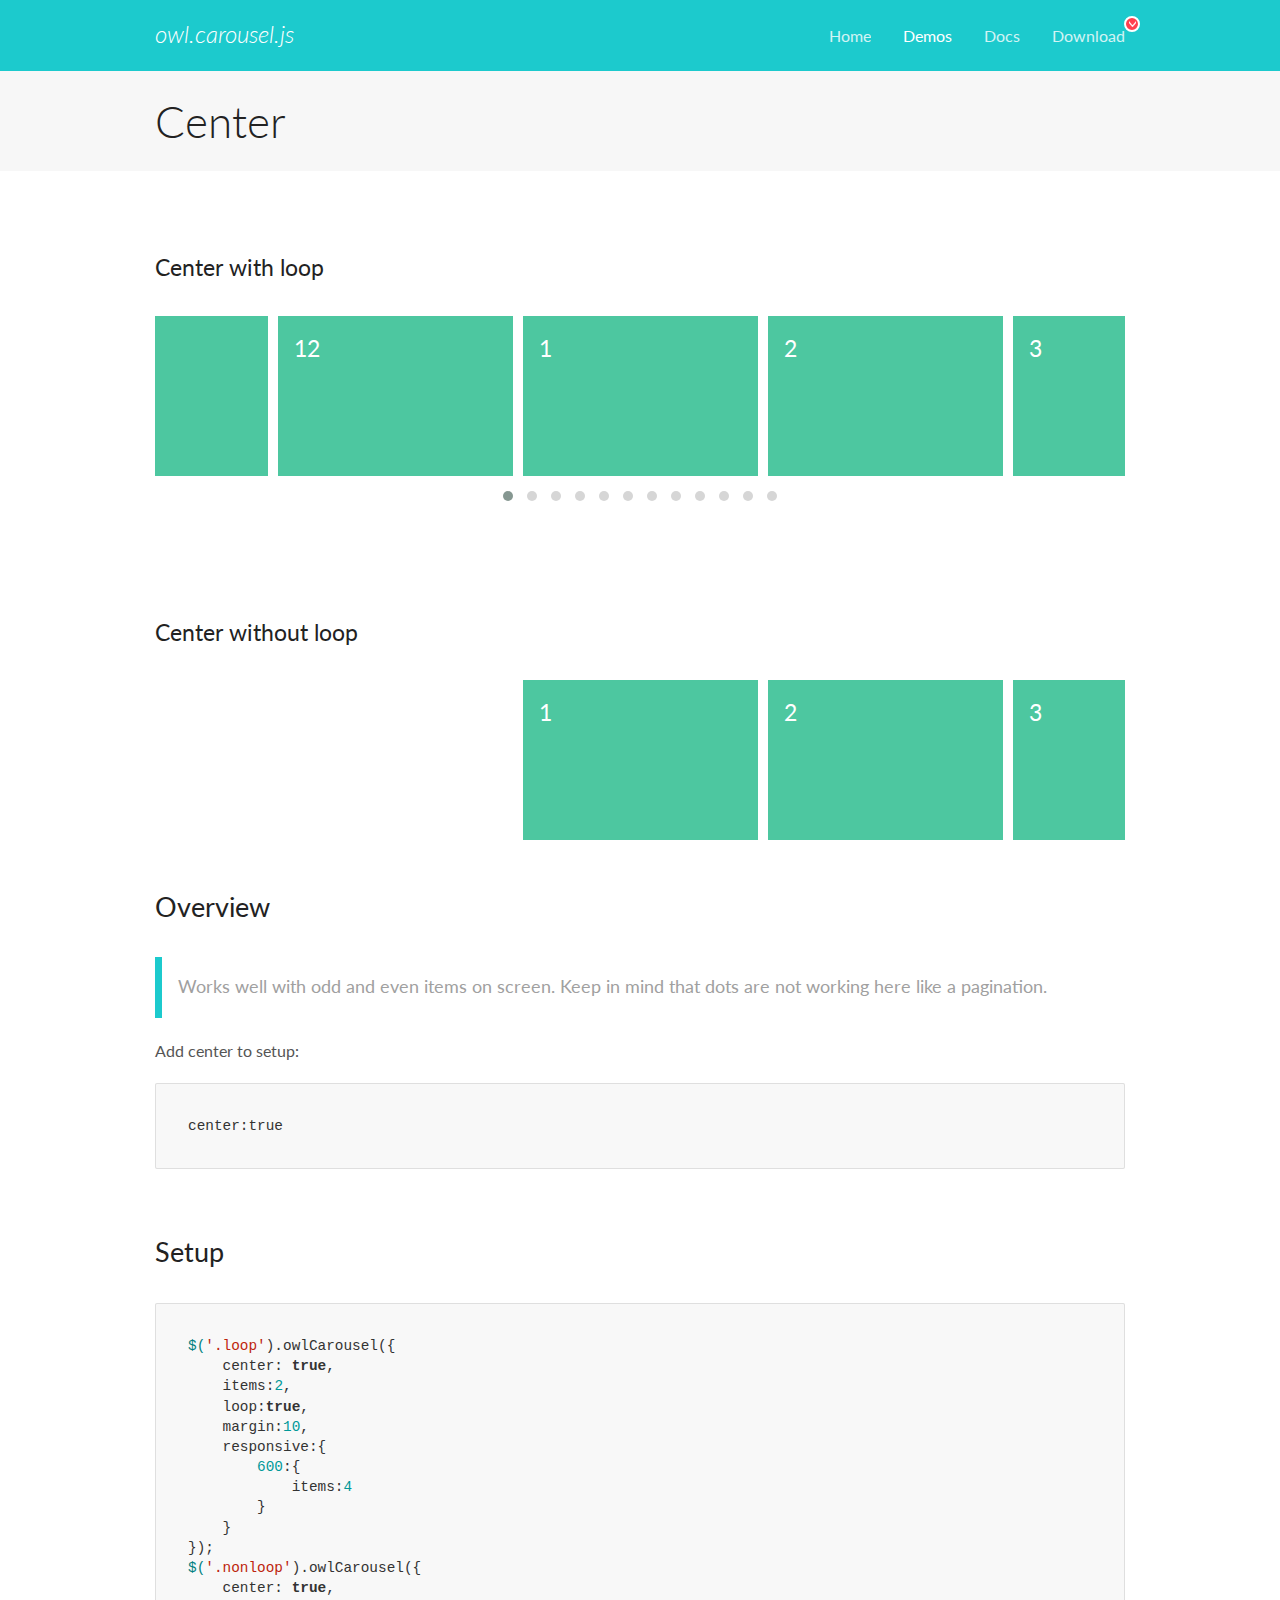
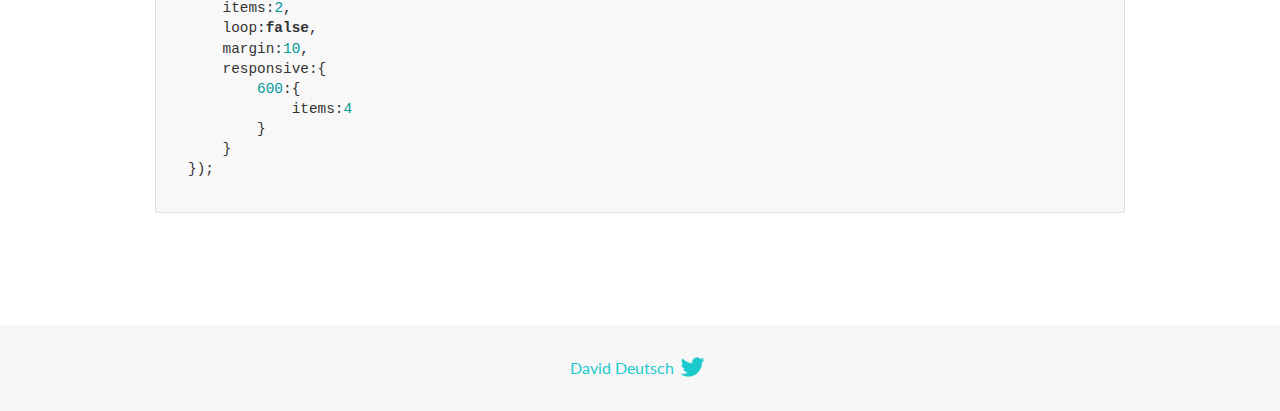
<file: assets/js/owl/docs/demos/center.html>
<!DOCTYPE html>
<html lang="en">
  <head>

    <!-- head -->
    <meta charset="utf-8">
    <meta name="msapplication-tap-highlight" content="no" />
    <meta name="viewport" content="width=device-width, initial-scale=1.0" />
    <meta name="description" content="Center carousel">
    <meta name="author" content="David Deutsch">
    <title>
      Center Demo | Owl Carousel | 2.2.1
    </title>

    <!-- Stylesheets -->
    <link href='https://fonts.googleapis.com/css?family=Lato:300,400,700,400italic,300italic' rel='stylesheet' type='text/css'>
    <link rel="stylesheet" href="../assets/css/docs.theme.min.css">

    <!-- Owl Stylesheets -->
    <link rel="stylesheet" href="../assets/owlcarousel/assets/owl.carousel.min.css">
    <link rel="stylesheet" href="../assets/owlcarousel/assets/owl.theme.default.min.css">

    <!-- HTML5 shim and Respond.js IE8 support of HTML5 elements and media queries -->

    <!--[if lt IE 9]>
      <script src="https://oss.maxcdn.com/libs/html5shiv/3.7.0/html5shiv.js"></script>
      <script src="https://oss.maxcdn.com/libs/respond.js/1.3.0/respond.min.js"></script>
    <![endif]-->

    <!-- Favicons -->
    <link rel="apple-touch-icon-precomposed" sizes="144x144" href="../assets/ico/apple-touch-icon-144-precomposed.png">
    <link rel="shortcut icon" href="../assets/ico/favicon.png">
    <link rel="shortcut icon" href="favicon.ico">

    <!-- Yeah i know js should not be in header. Its required for demos.-->

    <!-- javascript -->
    <script src="../assets/vendors/jquery.min.js"></script>
    <script src="../assets/owlcarousel/owl.carousel.js"></script>
  </head>
  <body>

    <!-- header -->
    <header class="header">
      <div class="row">
        <div class="large-12 columns">
          <div class="brand left">
            <h3>
              <a href="/OwlCarousel2/">owl.carousel.js</a> 
            </h3>
          </div>
          <a id="toggle-nav" class="right">
            <span></span> <span></span> <span></span> 
          </a> 
          <div class="nav-bar">
            <ul class="clearfix">
              <li> <a href="/OwlCarousel2/index.html">Home</a>  </li>
              <li class="active">
                <a href="/OwlCarousel2/demos/demos.html">Demos</a> 
              </li>
              <li> <a href="/OwlCarousel2/docs/started-welcome.html">Docs</a>  </li>
              <li>
                <a href="https://github.com/OwlCarousel2/OwlCarousel2/archive/2.2.1.zip">Download</a> 
                <span class="download"></span> 
              </li>
            </ul>
          </div>
        </div>
      </div>
    </header>

    <!-- title -->
    <section class="title">
      <div class="row">
        <div class="large-12 columns">
          <h1>Center</h1>
        </div>
      </div>
    </section>

    <!--  Demos -->
    <section id="demos">
      <div class="row">
        <div class="large-12 columns">
          <h4 id="center-with-loop">Center with loop</h4>
          <div class="loop owl-carousel owl-theme">
            <div class="item">
              <h4>1</h4>
            </div>
            <div class="item">
              <h4>2</h4>
            </div>
            <div class="item">
              <h4>3</h4>
            </div>
            <div class="item">
              <h4>4</h4>
            </div>
            <div class="item">
              <h4>5</h4>
            </div>
            <div class="item">
              <h4>6</h4>
            </div>
            <div class="item">
              <h4>7</h4>
            </div>
            <div class="item">
              <h4>8</h4>
            </div>
            <div class="item">
              <h4>9</h4>
            </div>
            <div class="item">
              <h4>10</h4>
            </div>
            <div class="item">
              <h4>11</h4>
            </div>
            <div class="item">
              <h4>12</h4>
            </div>
          </div>
          <br>
          <h4 id="center-without-loop">Center without loop</h4>
          <div class="nonloop owl-carousel">
            <div class="item">
              <h4>1</h4>
            </div>
            <div class="item">
              <h4>2</h4>
            </div>
            <div class="item">
              <h4>3</h4>
            </div>
            <div class="item">
              <h4>4</h4>
            </div>
            <div class="item">
              <h4>5</h4>
            </div>
            <div class="item">
              <h4>6</h4>
            </div>
            <div class="item">
              <h4>7</h4>
            </div>
            <div class="item">
              <h4>8</h4>
            </div>
            <div class="item">
              <h4>9</h4>
            </div>
            <div class="item">
              <h4>10</h4>
            </div>
            <div class="item">
              <h4>11</h4>
            </div>
            <div class="item">
              <h4>12</h4>
            </div>
          </div>
          <h3 id="overview">Overview</h3>
          <blockquote>
            <p>Works well with odd and even items on screen. Keep in mind that dots are not working here like a pagination.</p>
          </blockquote>
          <p>Add center to setup:</p>
          <pre><code>center:true</code></pre>
          <h3 id="setup">Setup</h3>
          <pre><code>$(&#39;.loop&#39;).owlCarousel({
    center: true,
    items:2,
    loop:true,
    margin:10,
    responsive:{
        600:{
            items:4
        }
    }
});
$(&#39;.nonloop&#39;).owlCarousel({
    center: true,
    items:2,
    loop:false,
    margin:10,
    responsive:{
        600:{
            items:4
        }
    }
});</code></pre>
          <script>
            jQuery(document).ready(function($) {
              $('.loop').owlCarousel({
                center: true,
                items: 2,
                loop: true,
                margin: 10,
                responsive: {
                  600: {
                    items: 4
                  }
                }
              });
              $('.nonloop').owlCarousel({
                center: true,
                items: 2,
                loop: false,
                margin: 10,
                responsive: {
                  600: {
                    items: 4
                  }
                }
              });
            });
          </script>
        </div>
      </div>
    </section>

    <!-- footer -->
    <footer class="footer">
      <div class="row">
        <div class="large-12 columns">
          <h5>
            <a href="/OwlCarousel2/docs/support-contact.html">David Deutsch</a> 
            <a id="custom-tweet-button" href="https://twitter.com/share?url=https://github.com/OwlCarousel2/OwlCarousel2&text=Owl Carousel - This is so awesome! " target="_blank"></a> 
          </h5>
        </div>
      </div>
    </footer>

    <!-- vendors -->
    <script src="../assets/vendors/highlight.js"></script>
    <script src="../assets/js/app.js"></script>
  </body>
</html>
</file>
<file: assets/fonts/Helvetica/stylesheet.css>
/* This stylesheet generated by Transfonter (https://transfonter.org) on February 7, 2018 8:46 AM */

@font-face {
    font-family: 'Helvetica Neue';
    src: url('HelveticaNeue-Light.woff2') format('woff2'),
        url('HelveticaNeue-Light.woff') format('woff');
    font-weight: 300;
    font-style: normal;
}
</file>
